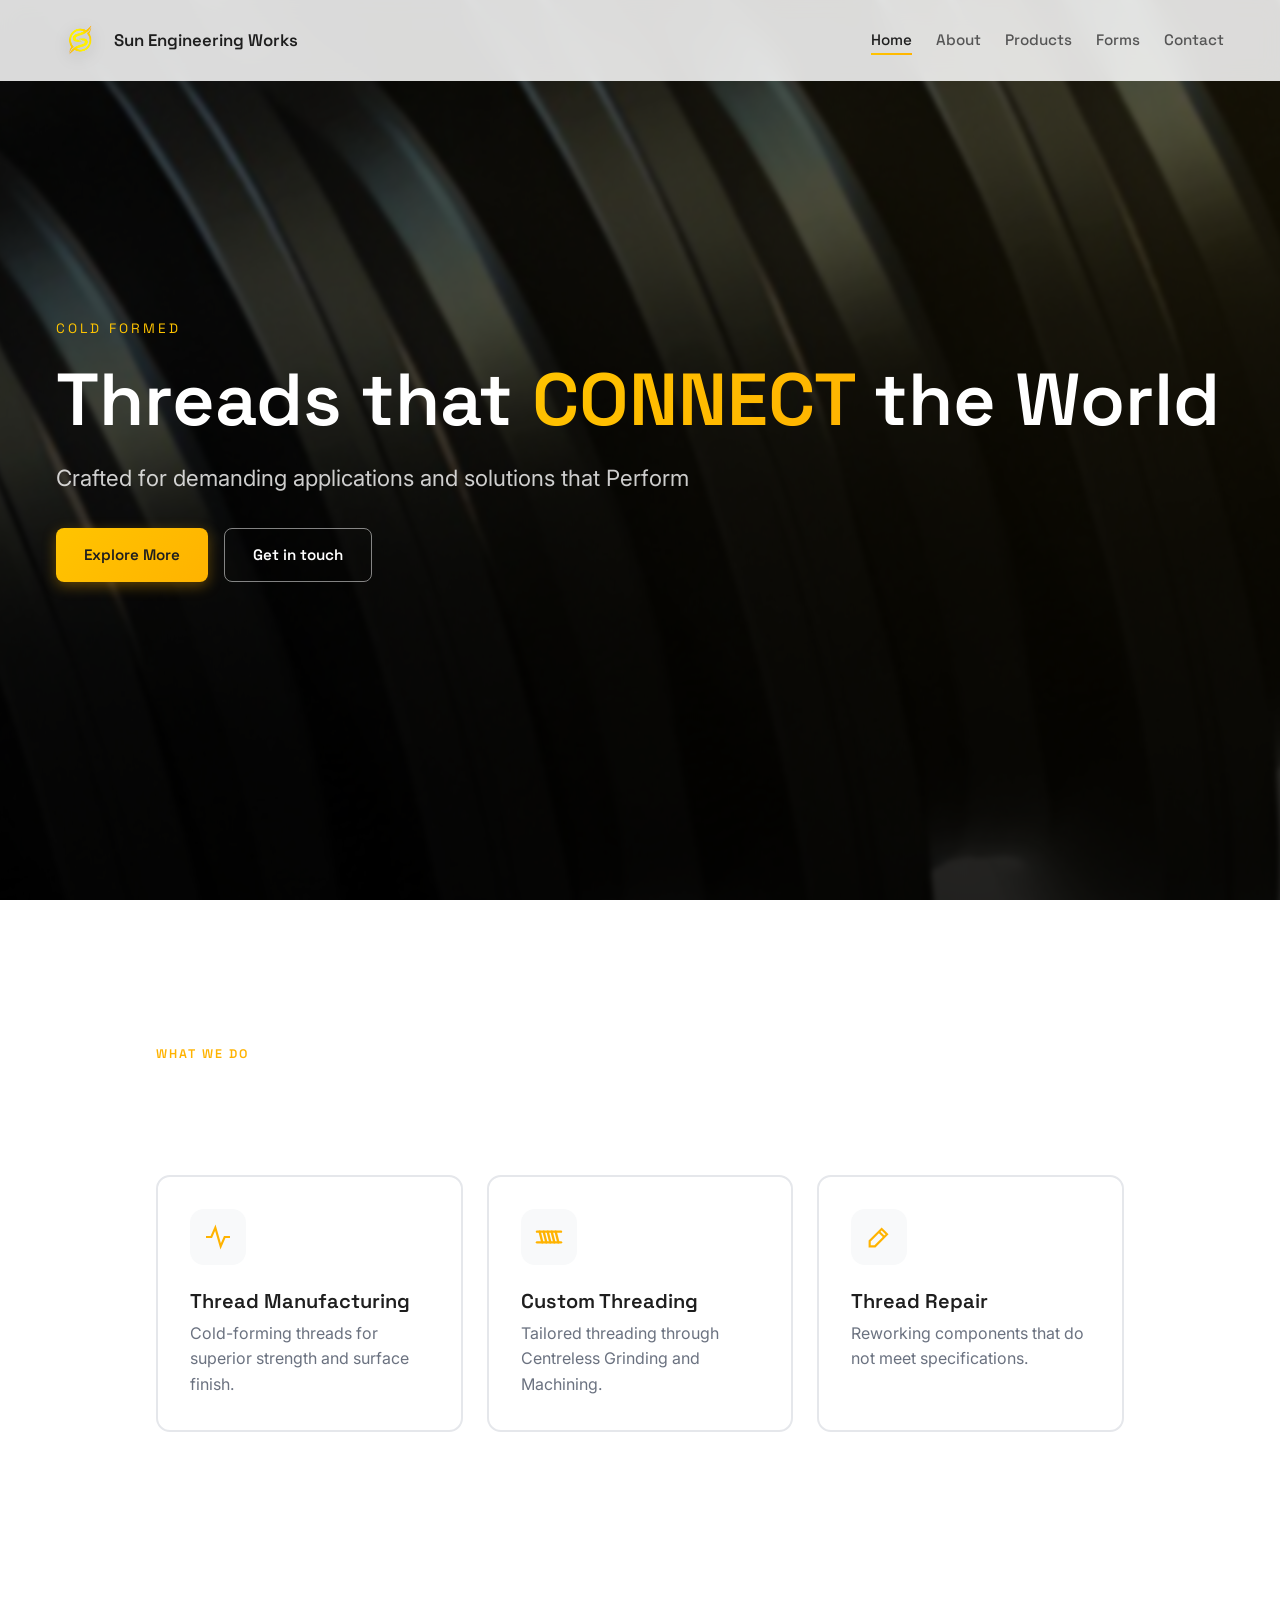
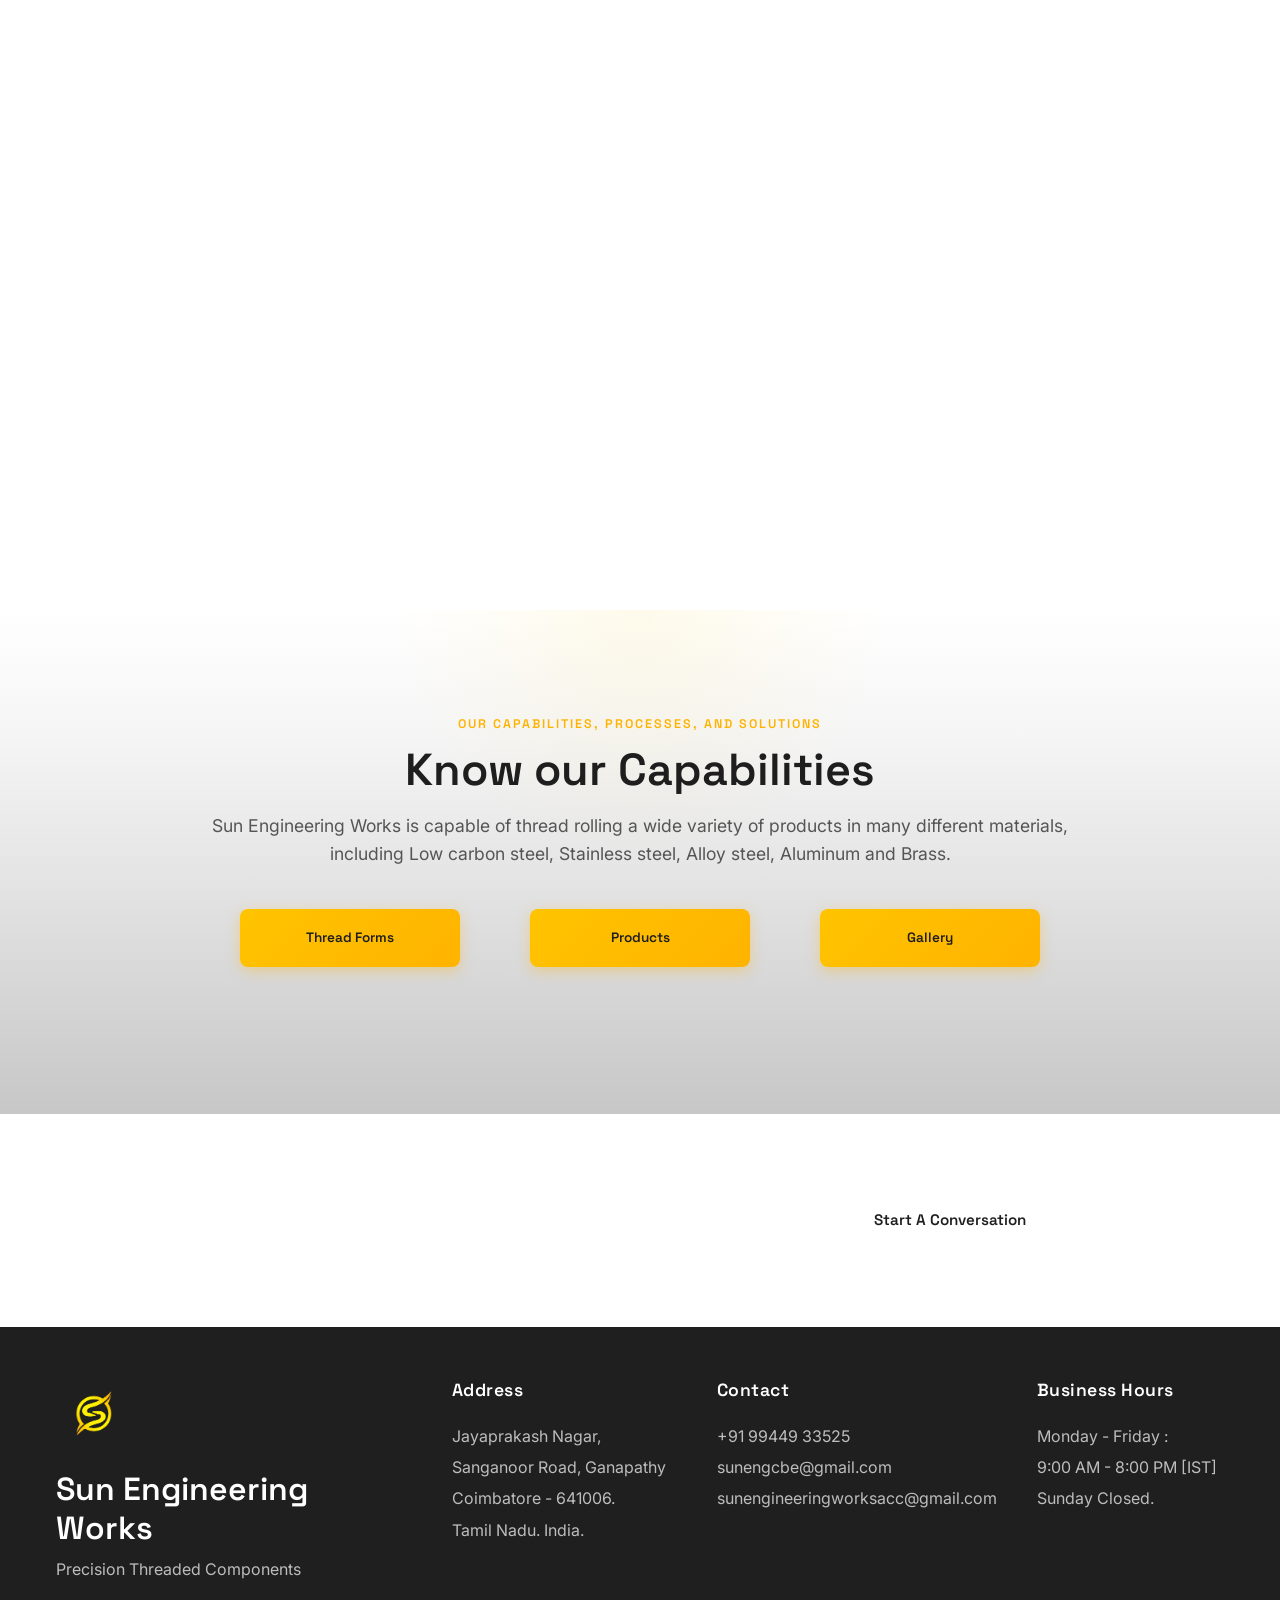
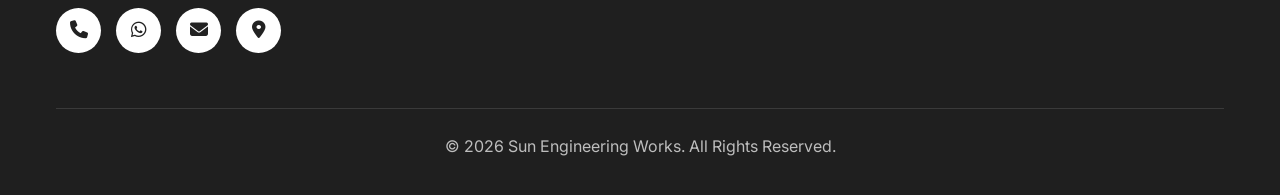
<file: index.html>
<!DOCTYPE html>
<html lang="en">
<head>
  <meta charset="UTF-8" />
  <meta name="viewport" content="width=device-width, initial-scale=1.0" />
  <title>Sun Engineering Works | Threads that CONNECT the World</title>
  <link rel="stylesheet"
      href="https://cdnjs.cloudflare.com/ajax/libs/font-awesome/6.7.2/css/all.min.css">

  <!-- SEO META TAGS START -->
  <meta name="description" content="Sun Engineering Works - Thread rolling company manufacturing threaded bars, studs, bolts, and knurled components. Cold-forming threads for superior strength and surface finish." />
  <meta name="keywords" content="thread rolling, threaded bars, studs, bolts, knurled components, thread manufacturing, Coimbatore, India" />
  <meta name="author" content="Sun Engineering Works" />
  <meta name="robots" content="index, follow" />
  <!-- SEO META TAGS END -->

  <!-- OPEN GRAPH TAGS START -->
  <meta property="og:type" content="website" />
  <meta property="og:title" content="Sun Engineering Works | Threads that CONNECT the World" />
  <meta property="og:description" content="Crafted for demanding applications and solutions that Perform. Thread manufacturing, custom threading, and thread repair." />
  <meta property="og:url" content="https://www.sunengineeringworks.com" />
  <meta property="og:image" content="images/placeholder-og.jpg" />
  <!-- OPEN GRAPH TAGS END -->

  <!-- TWITTER CARD START -->
  <meta name="twitter:card" content="summary_large_image" />
  <meta name="twitter:title" content="Sun Engineering Works | Threads that CONNECT the World" />
  <meta name="twitter:description" content="Crafted for demanding applications and solutions that Perform." />
  <!-- TWITTER CARD END -->

  <!-- FONTS START -->
  <link rel="preconnect" href="https://fonts.googleapis.com" />
  <link rel="preconnect" href="https://fonts.gstatic.com" crossorigin />
  <link href="https://fonts.googleapis.com/css2?family=Space+Grotesk:wght@400;500;600;700&family=Inter:wght@300;400;500;600;700&display=swap" rel="stylesheet" />
  <!-- FONTS END -->

  <!-- STYLESHEETS START -->
  <link rel="stylesheet" href="css/style.css" />
  <link rel="stylesheet" href="css/responsive.css" />
  <!-- STYLESHEETS END -->

  <!-- SCHEMA MARKUP START -->
  <script type="application/ld+json">
  {
    "@context": "https://schema.org",
    "@type": "Organization",
    "name": "Sun Engineering Works",
    "description": "Thread rolling company manufacturing threaded bars, studs, bolts, and knurled components.",
    "url": "https://www.sunengineeringworks.com",
    "telephone": ["9944933525", "9952717445"],
    "email": "suengcbe@gmail.com",
    "address": {
      "@type": "PostalAddress",
      "streetAddress": "Jayaprakash Nagar, 3rd Street extn., Sanganoor Road, Ganapathy",
      "addressLocality": "Coimbatore",
      "postalCode": "641006",
      "addressRegion": "Tamil Nadu",
      "addressCountry": "IN"
    }
  }
  </script>
  <!-- SCHEMA MARKUP END -->
</head>
<body>

  <!-- PAGE LOADER START -->
  <div id="loader" class="loader">
    <div class="loader-bar"></div>
  </div>
  <!-- PAGE LOADER END -->

  <!-- HEADER / NAVIGATION START -->
  <header id="header" class="header">
    <nav class="nav container">
      <!-- LOGO START -->
      <a href="index.html" class="logo" aria-label="Sun Engineering Works home">
      <img src="images/logorb.png" alt="Sun Engineering Works Logo" class="logo-mark">
      <span class="logo-text">Sun Engineering Works</span>
      </a>
      <!-- LOGO END -->

      <!-- NAV LINKS START -->
      <ul class="nav-links" id="navLinks">
        <li><a href="index.html" class="nav-link active">Home</a></li>
        <li><a href="about.html" class="nav-link">About</a></li>
        <li><a href="products.html" class="nav-link">Products</a></li>
        <li><a href="forms.html" class="nav-link">Forms</a></li>
        <li><a href="contact.html" class="nav-link">Contact</a></li>
      </ul>
      <!-- NAV LINKS END -->

      <!-- MOBILE MENU TOGGLE START -->
      <button class="menu-toggle" id="menuToggle" aria-label="Toggle menu" aria-expanded="false">
        <span></span><span></span><span></span>
      </button>
      <!-- MOBILE MENU TOGGLE END -->
    </nav>
  </header>
  <!-- HEADER / NAVIGATION END -->

  <!-- MAIN CONTENT START -->
  <main>

    <!-- HERO SECTION START -->
    <section id="home" class="hero">
      <div class="hero-overlay"></div>
      
      <div class="container hero-content">
        <p class="hero-eyebrow reveal">Cold Formed</p>
        <h1 class="hero-title reveal">Threads that <span class="accent">CONNECT</span> the World</h1>
        <p class="hero-subtitle reveal">Crafted for demanding applications and solutions that Perform</p>
        <div class="hero-actions reveal">
          <a href="products.html" class="btn btn-primary">Explore More</a>
          <a href="contact.html" class="btn btn-ghost">Get in touch</a>
        </div>
      </div>
      <div class="hero-scroll reveal" aria-hidden="true">
        <span class="scroll-line"></span>
      </div>
    </section>
    <!-- HERO SECTION END -->

    <!-- SERVICES SECTION START -->
    <section id="services" class="section-services">
      <div class="container">
        <div class="section-head reveal">
          <span class="section-tag">What We Do</span>
          <h2 class="section-title1">Services We Offer</h2>
        </div>
        <div class="services-grid">
          <!-- SERVICE CARD 1 START -->
          <article class="service-card reveal">
            <div class="service-icon">
              <svg viewBox="0 0 24 24" fill="none" stroke="currentColor" stroke-width="1.6"><path d="M3 12h4l3-7 4 14 3-7h4"/></svg>
            </div>
            <h3 class="service-name">Thread Manufacturing</h3>
            <p class="service-desc">Cold-forming threads for superior strength and surface finish.</p>
          </article>
          <!-- SERVICE CARD 1 END -->
          <!-- SERVICE CARD 2 START -->
          <article class="service-card reveal">
           <div class="service-icon">
              <svg
                  xmlns="http://www.w3.org/2000/svg"
                  viewBox="0 0 24 24"
                  fill="none"
                  stroke="currentColor"
                  stroke-width="1.8"
                  stroke-linecap="round"
                  stroke-linejoin="round">

                  <!-- Top and bottom edges -->
                  <path d="M3 8H21"/>
                  <path d="M3 16H21"/>

                  <!-- Thread ridges -->
                  <path d="M5 8L7 16"/>
                  <path d="M8 8L10 16"/>
                  <path d="M11 8L13 16"/>
                  <path d="M14 8L16 16"/>
                  <path d="M17 8L19 16"/>

              </svg>
            </div>
            <h3 class="service-name">Custom Threading</h3>
            <p class="service-desc">Tailored threading through Centreless Grinding and Machining.</p>
          </article>
          <!-- SERVICE CARD 2 END -->
          <!-- SERVICE CARD 3 START -->
          <article class="service-card reveal">
            <div class="service-icon">
              <svg viewBox="0 0 24 24" fill="none" stroke="currentColor" stroke-width="1.6"><path d="M14 6l4 4-9 9H5v-4l9-9z"/><path d="M12 8l4 4"/></svg>
            </div>
            <h3 class="service-name">Thread Repair</h3>
            <p class="service-desc">Reworking components that do not meet specifications.</p>
          </article>
          <!-- SERVICE CARD 3 END -->
        </div>
      </div>
    </section>
    <!-- SERVICES SECTION END -->

    <!-- ROLLED THREADS INFO SECTION START -->
    <section class="rolled-threads">
      <div class="container rolled-grid">
        <div class="rolled-text reveal">
          <span class="section-tag">Knowledge</span>
          <h2 class="section-title1">What Makes Rolled Threads Better?</h2>
          <div class="rolled-block">
            <h3 class="rolled-sub">Cut threads</h3>
            <p>are machined by removing material, disrupting the grain structure, which is ideal for large, custom, or brittle parts but produces weaker threads.</p>
          </div>
          <div class="rolled-block">
            <h3 class="rolled-sub">Rolled Threads</h3>
            <p>are created by cold-forming (pressing) material, making them stronger, more fatigue-resistant, and smoother due to continuous grain flow.</p>
          </div>
        </div>
        <div class="rolled-image reveal">
            <img src="images/betterrolled.png"
                alt="Rolled Threads"
                class="rolled-img">
        </div>
    </section>
    <!-- ROLLED THREADS INFO SECTION END -->

    <!-- CAPABILITIES SECTION START -->
    <section class="section-capabilities">
      <div class="container">
        <div class="section-head center reveal">
          <span class="section-tag">Our capabilities, processes, and solutions</span>

          <h2 class="section-title">Know our Capabilities</h2>

          <p class="capabilities-text">
              Sun Engineering Works is capable of thread rolling a wide variety of products in many different materials,
          </p>
          <p class="capabilities-text">
              including Low carbon steel, Stainless steel, Alloy steel, Aluminum and Brass.
          </p>

          <div class="capability-buttons">
             <a href="forms.html" class="btn btn-primary btn-sm">Thread Forms</a>
              <a href="products.html" class="btn btn-primary btn-sm">Products</a>
              <a href="gallery.html" class="btn btn-primary btn-sm">Gallery</a>
          </div>
      </div>
          
      </div>
    </section>
    <!-- CAPABILITIES SECTION END -->

    <!-- CTA BANNER START -->
    <section class="cta-banner">
      <div class="container cta-content reveal">
        <h2 class="cta-title">Ask for a Quote!</h2>

        <a href="contact.html" class="btn btn-light">
          Start A Conversation
        </a>
      </div>
    </section>
    <!-- CTA BANNER END -->

  </main>
  <!-- MAIN CONTENT END -->

  <!-- FOOTER START -->
  <footer class="footer">
  <div class="container">

    <div class="footer-grid">

      <!-- Brand -->
      <div class="footer-brand">
        <img src="images/logorb.png" alt="Sun Engineering Works Logo" class="footer-logo">

        <h3>Sun Engineering Works</h3>

        <p class="footer-tagline">
          Precision Threaded Components
        </p>

        <div class="footer-social">
          <a href="tel:+919876543210"><i class="fas fa-phone"></i></a>
          <a href="https://wa.me/919876543210" target="_blank"><i class="fab fa-whatsapp"></i></a>
          <a href="mailto:info@sunengineeringworks.com"><i class="fas fa-envelope"></i></a>
          <a href="https://maps.google.com" target="_blank"><i class="fas fa-map-marker-alt"></i></a>
        </div>
      </div>

      <!-- Address -->
      <div class="footer-column">
        <h4>Address</Address></h4>

        <p>Jayaprakash Nagar,</p>
        <p>Sanganoor Road, Ganapathy</p>
        <p>Coimbatore - 641006.</p>
        <p>Tamil Nadu. India.</p>
      </div>

      <!-- Contact -->
      <div class="footer-column">
        <h4>Contact</h4>

        <p>+91 99449 33525</p>
        <p>sunengcbe@gmail.com</p>
        <p>sunengineeringworksacc@gmail.com</p>
      </div>

      <!-- Hours -->
      <div class="footer-column">
        <h4>Business Hours</h4>

        <p>Monday - Friday :</p>
        <p>9:00 AM - 8:00 PM [IST]</p>
        <p></p>
        <p>Sunday Closed.</p>
      </div>

    </div>

    <div class="footer-divider"></div>

    <div class="footer-bottom">
      <p class="footer-iso">
       <!--  ISO 9001:2015 Certified -->
      </p>

      <p>
        © 2026 Sun Engineering Works. All Rights Reserved.
      </p>
    </div>

  </div>
</footer>
  <!-- FOOTER END -->

  <!-- SCRIPTS START -->
  <script src="js/main.js"></script>
  <!-- SCRIPTS END -->
</body>
</html>
</file>
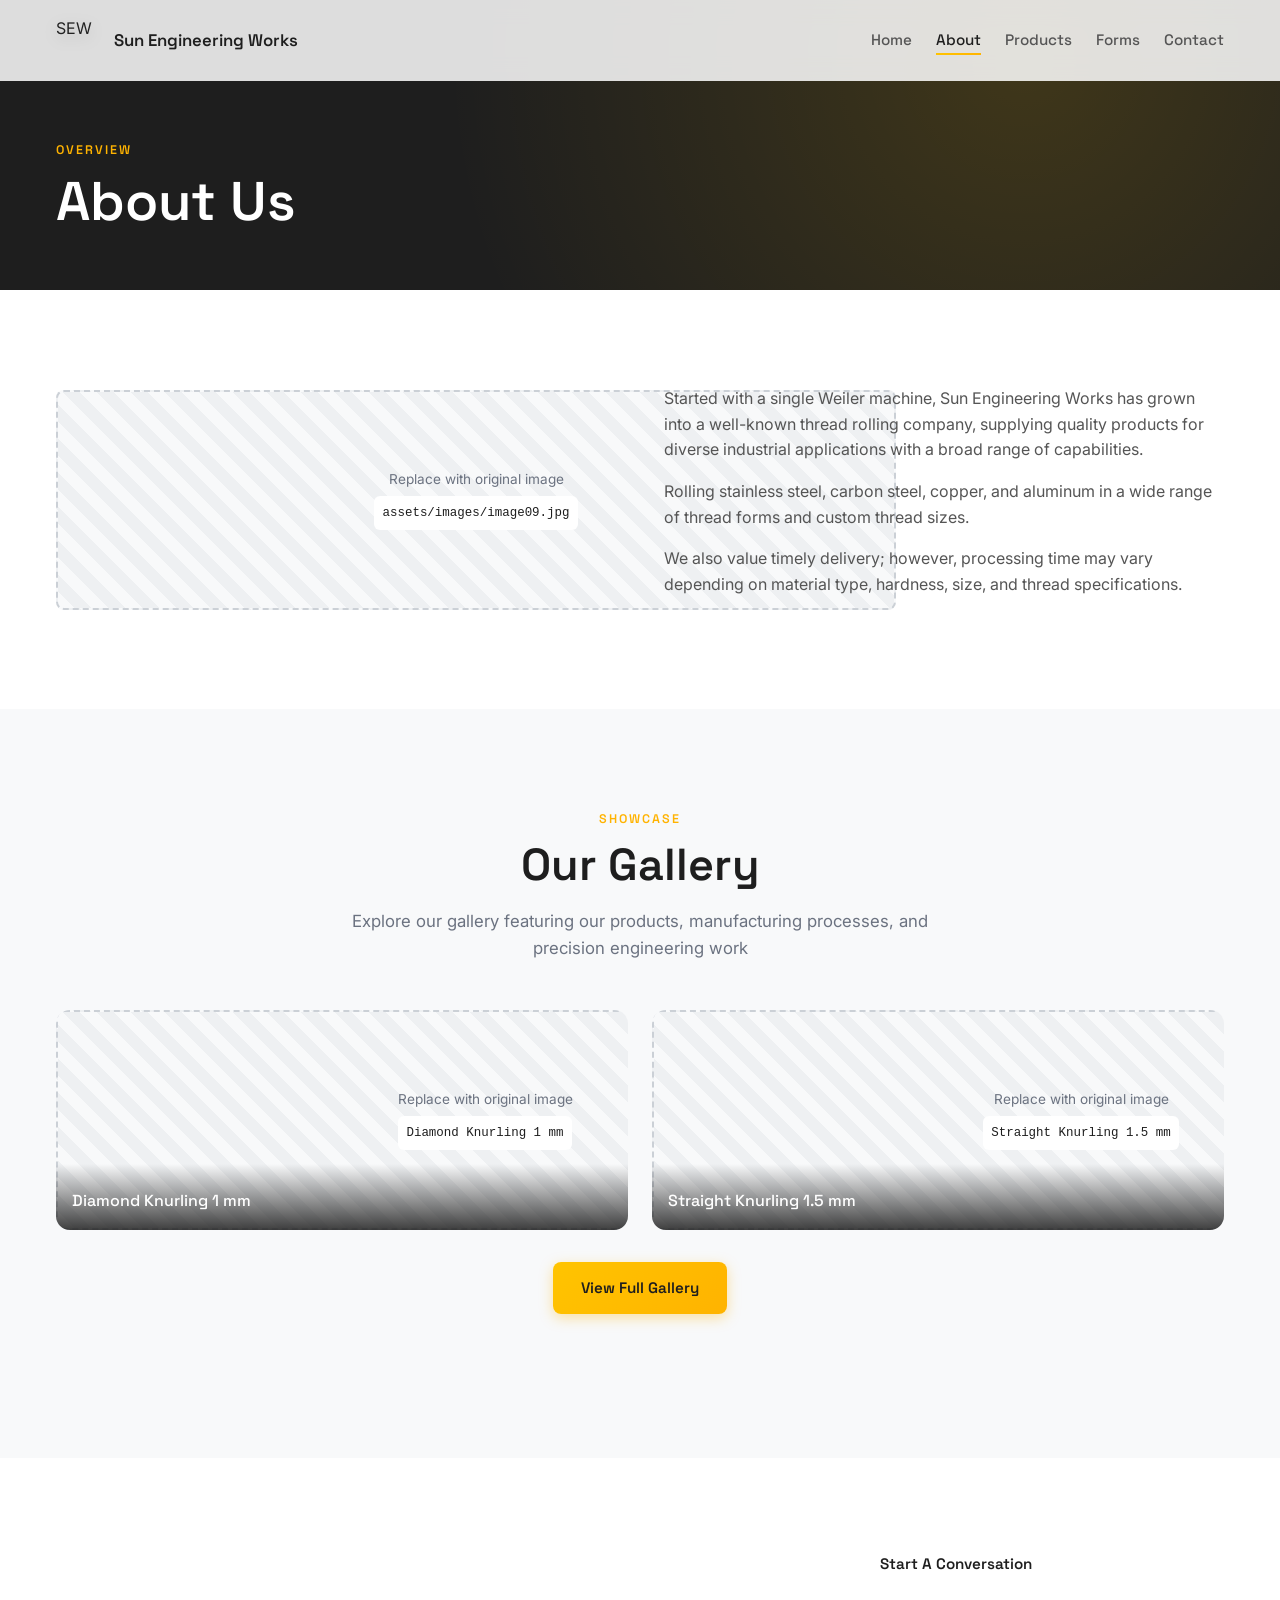
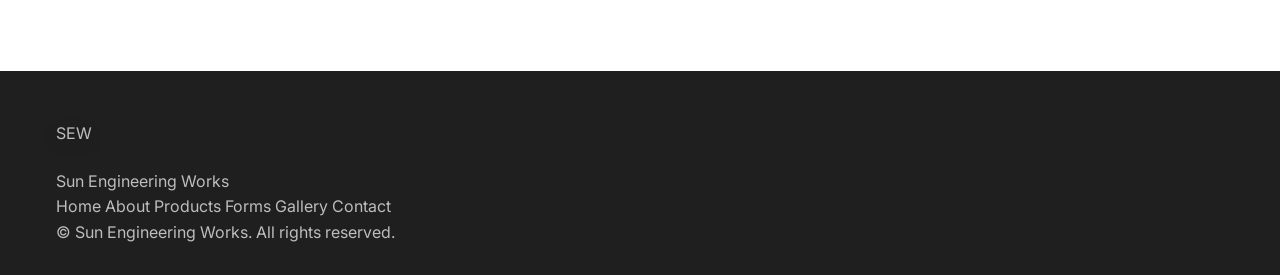
<file: about.html>
<!DOCTYPE html>
<html lang="en">
<head>
  <meta charset="UTF-8" />
  <meta name="viewport" content="width=device-width, initial-scale=1.0" />
  <title>About Us | Sun Engineering Works</title>

  <!-- SEO META TAGS START -->
  <meta name="description" content="Started with a single Weiler machine, Sun Engineering Works has grown into a well-known thread rolling company supplying quality products for diverse industrial applications." />
  <meta name="author" content="Sun Engineering Works" />
  <meta name="robots" content="index, follow" />
  <!-- SEO META TAGS END -->

  <!-- OPEN GRAPH TAGS START -->
  <meta property="og:type" content="website" />
  <meta property="og:title" content="About Us | Sun Engineering Works" />
  <meta property="og:description" content="A well-known thread rolling company supplying quality products for diverse industrial applications." />
  <!-- OPEN GRAPH TAGS END -->

  <!-- FONTS START -->
  <link rel="preconnect" href="https://fonts.googleapis.com" />
  <link rel="preconnect" href="https://fonts.gstatic.com" crossorigin />
  <link href="https://fonts.googleapis.com/css2?family=Space+Grotesk:wght@400;500;600;700&family=Inter:wght@300;400;500;600;700&display=swap" rel="stylesheet" />
  <!-- FONTS END -->

  <!-- STYLESHEETS START -->
  <link rel="stylesheet" href="css/style.css" />
  <link rel="stylesheet" href="css/responsive.css" />
  <!-- STYLESHEETS END -->
</head>
<body>

  <!-- PAGE LOADER START -->
  <div id="loader" class="loader">
    <div class="loader-bar"></div>
  </div>
  <!-- PAGE LOADER END -->

  <!-- HEADER / NAVIGATION START -->
  <header id="header" class="header">
    <nav class="nav container">
      <!-- LOGO START -->
      <a href="index.html" class="logo" aria-label="Sun Engineering Works home">
        <span class="logo-mark">SEW</span>
        <span class="logo-text">Sun Engineering Works</span>
      </a>
      <!-- LOGO END -->

      <!-- NAV LINKS START -->
      <ul class="nav-links" id="navLinks">
        <li><a href="index.html" class="nav-link">Home</a></li>
        <li><a href="about.html" class="nav-link active">About</a></li>
        <li><a href="products.html" class="nav-link">Products</a></li>
        <li><a href="forms.html" class="nav-link">Forms</a></li>
        <li><a href="contact.html" class="nav-link">Contact</a></li>
      </ul>
      <!-- NAV LINKS END -->

      <!-- MOBILE MENU TOGGLE START -->
      <button class="menu-toggle" id="menuToggle" aria-label="Toggle menu" aria-expanded="false">
        <span></span><span></span><span></span>
      </button>
      <!-- MOBILE MENU TOGGLE END -->
    </nav>
  </header>
  <!-- HEADER / NAVIGATION END -->

  <!-- MAIN CONTENT START -->
  <main>

    <!-- PAGE HEADER START -->
    <section class="page-header">
      <div class="container">
        <span class="section-tag reveal">Overview</span>
        <h1 class="page-title reveal">About Us</h1>
      </div>
    </section>
    <!-- PAGE HEADER END -->

    <!-- ABOUT SECTION START -->
    <section id="about" class="section about">
      <div class="container about-grid">
        <div class="about-image reveal">
          <!-- Replace with original image: assets/images/image09.jpg -->
          <div class="img-placeholder" role="img" aria-label="About us image placeholder">
            <span>Replace with original image<br /><code>assets/images/image09.jpg</code></span>
          </div>
        </div>
        <div class="about-text reveal">
          <p>Started with a single Weiler machine, Sun Engineering Works has grown into a well-known thread rolling company, supplying quality products for diverse industrial applications with a broad range of capabilities.</p>
          <p>Rolling stainless steel, carbon steel, copper, and aluminum in a wide range of thread forms and custom thread sizes.</p>
          <p>We also value timely delivery; however, processing time may vary depending on material type, hardness, size, and thread specifications.</p>
        </div>
      </div>
    </section>
    <!-- ABOUT SECTION END -->

    <!-- GALLERY SECTION START -->
    <section id="gallery" class="section gallery alt">
      <div class="container">
        <div class="section-head center reveal">
          <span class="section-tag">Showcase</span>
          <h2 class="section-title">Our Gallery</h2>
          <p class="section-intro">Explore our gallery featuring our products, manufacturing processes, and precision engineering work</p>
        </div>
        <div class="gallery-grid">
          <!-- GALLERY ITEM 1 START -->
          <figure class="gallery-item reveal">
            <!-- Replace with original image: Diamond Knurling 1 mm -->
            <div class="img-placeholder" role="img" aria-label="Diamond Knurling 1 mm placeholder">
              <span>Replace with original image<br /><code>Diamond Knurling 1 mm</code></span>
            </div>
            <figcaption>Diamond Knurling 1 mm</figcaption>
          </figure>
          <!-- GALLERY ITEM 1 END -->
          <!-- GALLERY ITEM 2 START -->
          <figure class="gallery-item reveal">
            <!-- Replace with original image: Straight Knurling 1.5 mm -->
            <div class="img-placeholder" role="img" aria-label="Straight Knurling 1.5 mm placeholder">
              <span>Replace with original image<br /><code>Straight Knurling 1.5 mm</code></span>
            </div>
            <figcaption>Straight Knurling 1.5 mm</figcaption>
          </figure>
          <!-- GALLERY ITEM 2 END -->
        </div>
        <!-- GALLERY NAV BUTTON START -->
        <div class="section-head center reveal" style="margin-top: var(--space-4);">
          <a href="gallery.html" class="btn btn-primary">View Full Gallery</a>
        </div>
        <!-- GALLERY NAV BUTTON END -->
      </div>
    </section>
    <!-- GALLERY SECTION END -->

    <!-- CTA BANNER START -->
    <section class="cta-banner">
      <div class="container cta-content reveal">
        <h2 class="cta-title">Ask for a Quote !</h2>
        <a href="contact.html" class="btn btn-light">Start A Conversation</a>
      </div>
    </section>
    <!-- CTA BANNER END -->

  </main>
  <!-- MAIN CONTENT END -->

  <!-- FOOTER START -->
  <footer class="footer">
    <div class="container footer-inner">
      <div class="footer-brand">
        <span class="logo-mark">SEW</span>
        <span class="footer-name">Sun Engineering Works</span>
      </div>
      <nav class="footer-nav" aria-label="Footer navigation">
        <a href="index.html">Home</a>
        <a href="about.html">About</a>
        <a href="products.html">Products</a>
        <a href="forms.html">Forms</a>
        <a href="gallery.html">Gallery</a>
        <a href="contact.html">Contact</a>
      </nav>
      <p class="footer-copy">&copy; Sun Engineering Works. All rights reserved.</p>
    </div>
  </footer>
  <!-- FOOTER END -->

  <!-- SCRIPTS START -->
  <script src="js/main.js"></script>
  <!-- SCRIPTS END -->
</body>
</html>
</file>
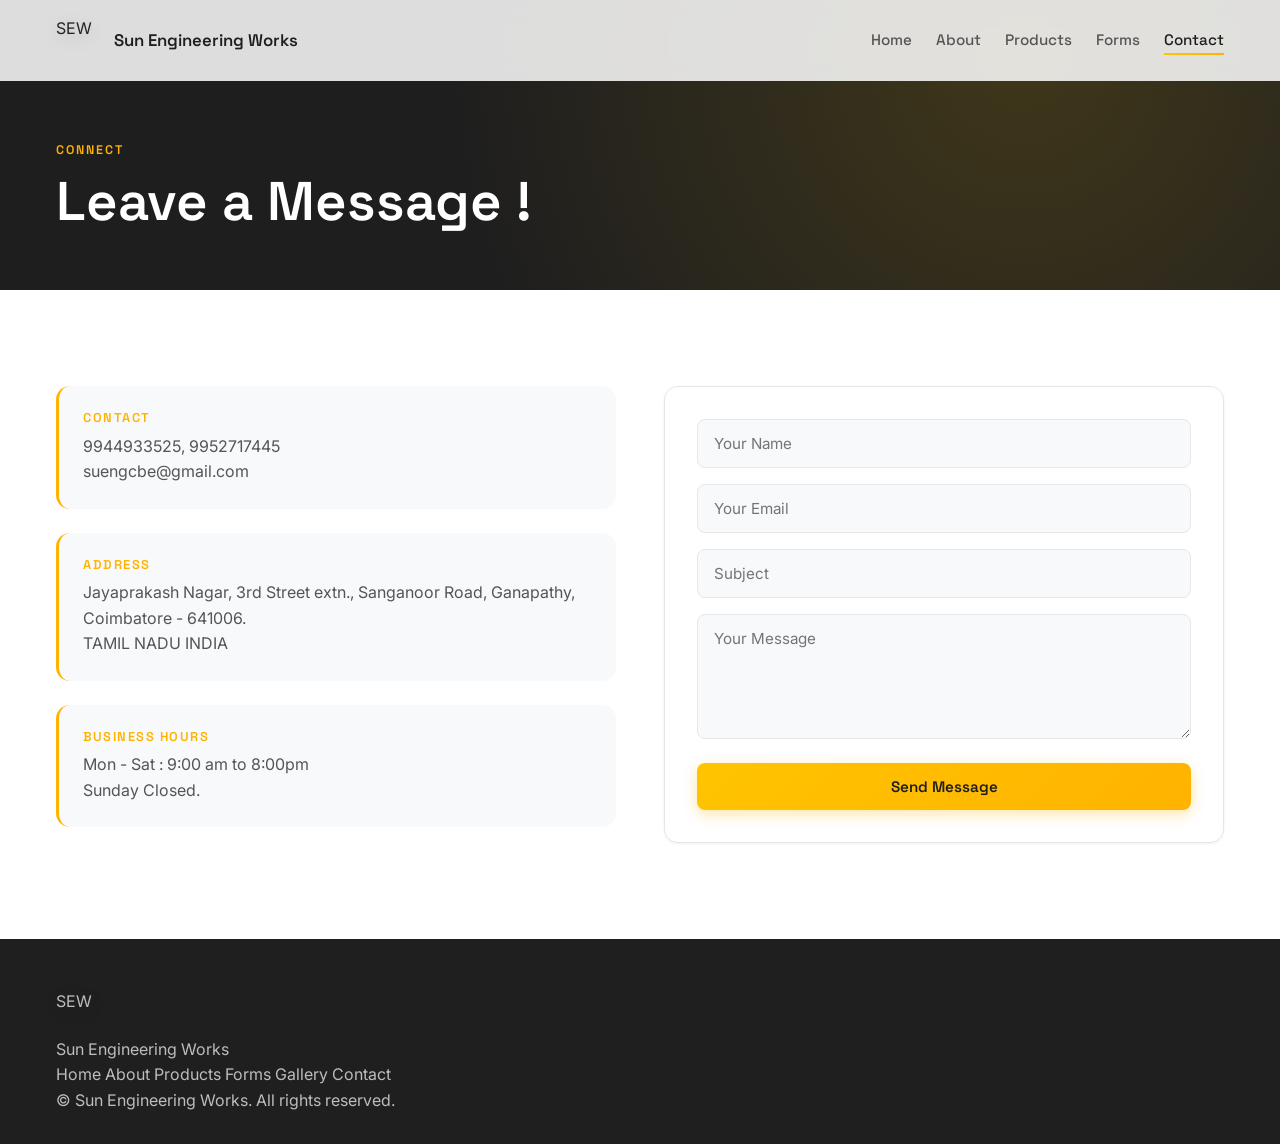
<file: contact.html>
<!DOCTYPE html>
<html lang="en">
<head>
  <meta charset="UTF-8" />
  <meta name="viewport" content="width=device-width, initial-scale=1.0" />
  <title>Contact | Sun Engineering Works</title>

  <!-- SEO META TAGS START -->
  <meta name="description" content="Contact Sun Engineering Works — Jayaprakash Nagar, 3rd Street extn., Sanganoor Road, Ganapathy, Coimbatore - 641006. Phone: 9944933525, 9952717445." />
  <meta name="author" content="Sun Engineering Works" />
  <meta name="robots" content="index, follow" />
  <!-- SEO META TAGS END -->

  <!-- OPEN GRAPH TAGS START -->
  <meta property="og:type" content="website" />
  <meta property="og:title" content="Contact | Sun Engineering Works" />
  <meta property="og:description" content="Get in touch with Sun Engineering Works for thread rolling services." />
  <!-- OPEN GRAPH TAGS END -->

  <!-- FONTS START -->
  <link rel="preconnect" href="https://fonts.googleapis.com" />
  <link rel="preconnect" href="https://fonts.gstatic.com" crossorigin />
  <link href="https://fonts.googleapis.com/css2?family=Space+Grotesk:wght@400;500;600;700&family=Inter:wght@300;400;500;600;700&display=swap" rel="stylesheet" />
  <!-- FONTS END -->

  <!-- STYLESHEETS START -->
  <link rel="stylesheet" href="css/style.css" />
  <link rel="stylesheet" href="css/responsive.css" />
  <!-- STYLESHEETS END -->

  <!-- SCHEMA MARKUP START -->
  <script type="application/ld+json">
  {
    "@context": "https://schema.org",
    "@type": "Organization",
    "name": "Sun Engineering Works",
    "telephone": ["9944933525", "9952717445"],
    "email": "suengcbe@gmail.com",
    "address": {
      "@type": "PostalAddress",
      "streetAddress": "Jayaprakash Nagar, 3rd Street extn., Sanganoor Road, Ganapathy",
      "addressLocality": "Coimbatore",
      "postalCode": "641006",
      "addressRegion": "Tamil Nadu",
      "addressCountry": "IN"
    }
  }
  </script>
  <!-- SCHEMA MARKUP END -->
</head>
<body>

  <!-- PAGE LOADER START -->
  <div id="loader" class="loader">
    <div class="loader-bar"></div>
  </div>
  <!-- PAGE LOADER END -->

  <!-- HEADER / NAVIGATION START -->
  <header id="header" class="header">
    <nav class="nav container">
      <!-- LOGO START -->
      <a href="index.html" class="logo" aria-label="Sun Engineering Works home">
        <span class="logo-mark">SEW</span>
        <span class="logo-text">Sun Engineering Works</span>
      </a>
      <!-- LOGO END -->

      <!-- NAV LINKS START -->
      <ul class="nav-links" id="navLinks">
        <li><a href="index.html" class="nav-link">Home</a></li>
        <li><a href="about.html" class="nav-link">About</a></li>
        <li><a href="products.html" class="nav-link">Products</a></li>
        <li><a href="forms.html" class="nav-link">Forms</a></li>
        <li><a href="contact.html" class="nav-link active">Contact</a></li>
      </ul>
      <!-- NAV LINKS END -->

      <!-- MOBILE MENU TOGGLE START -->
      <button class="menu-toggle" id="menuToggle" aria-label="Toggle menu" aria-expanded="false">
        <span></span><span></span><span></span>
      </button>
      <!-- MOBILE MENU TOGGLE END -->
    </nav>
  </header>
  <!-- HEADER / NAVIGATION END -->

  <!-- MAIN CONTENT START -->
  <main>

    <!-- PAGE HEADER START -->
    <section class="page-header">
      <div class="container">
        <span class="section-tag reveal">Connect</span>
        <h1 class="page-title reveal">Leave a Message !</h1>
      </div>
    </section>
    <!-- PAGE HEADER END -->

    <!-- CONTACT SECTION START -->
    <section id="contact" class="section contact">
      <div class="container">
        <div class="contact-grid">
          <!-- CONTACT INFO START -->
          <div class="contact-info reveal">
            <div class="info-block">
              <h3 class="info-label">Contact</h3>
              <p class="info-value">
                <a href="tel:9944933525">9944933525</a>,
                <a href="tel:9952717445">9952717445</a><br />
                <a href="mailto:suengcbe@gmail.com">suengcbe@gmail.com</a>
              </p>
            </div>
            <div class="info-block">
              <h3 class="info-label">Address</h3>
              <p class="info-value">
                <a href="https://maps.app.goo.gl/ucJUfG3QHzWwEgbS9" target="_blank" rel="noopener">
                  Jayaprakash Nagar, 3rd Street extn., Sanganoor Road, Ganapathy, Coimbatore - 641006.<br />
                  TAMIL NADU INDIA
                </a>
              </p>
            </div>
            <div class="info-block">
              <h3 class="info-label">Business Hours</h3>
              <p class="info-value">Mon - Sat : 9:00 am to 8:00pm<br />Sunday Closed.</p>
            </div>
          </div>
          <!-- CONTACT INFO END -->

          <!-- CONTACT FORM START -->
          <form class="contact-form reveal" id="contactForm" novalidate>
            <div class="form-row">
              <input type="text" name="name" placeholder="Your Name" required />
            </div>
            <div class="form-row">
              <input type="email" name="email" placeholder="Your Email" required />
            </div>
            <div class="form-row">
              <input type="text" name="subject" placeholder="Subject" />
            </div>
            <div class="form-row">
              <textarea name="message" rows="5" placeholder="Your Message" required></textarea>
            </div>
            <button type="submit" class="btn btn-primary btn-block">Send Message</button>
            <p class="form-success" id="formSuccess" hidden>Thanks ! Your form has been submitted successfully, we will get back to you shortly. We appreciate your interest and look forward to connecting with you soon.</p>
          </form>
          <!-- CONTACT FORM END -->
        </div>
      </div>
    </section>
    <!-- CONTACT SECTION END -->

  </main>
  <!-- MAIN CONTENT END -->

  <!-- FOOTER START -->
  <footer class="footer">
    <div class="container footer-inner">
      <div class="footer-brand">
        <span class="logo-mark">SEW</span>
        <span class="footer-name">Sun Engineering Works</span>
      </div>
      <nav class="footer-nav" aria-label="Footer navigation">
        <a href="index.html">Home</a>
        <a href="about.html">About</a>
        <a href="products.html">Products</a>
        <a href="forms.html">Forms</a>
        <a href="gallery.html">Gallery</a>
        <a href="contact.html">Contact</a>
      </nav>
      <p class="footer-copy">&copy; Sun Engineering Works. All rights reserved.</p>
    </div>
  </footer>
  <!-- FOOTER END -->

  <!-- SCRIPTS START -->
  <script src="js/main.js"></script>
  <!-- SCRIPTS END -->
</body>
</html>
</file>
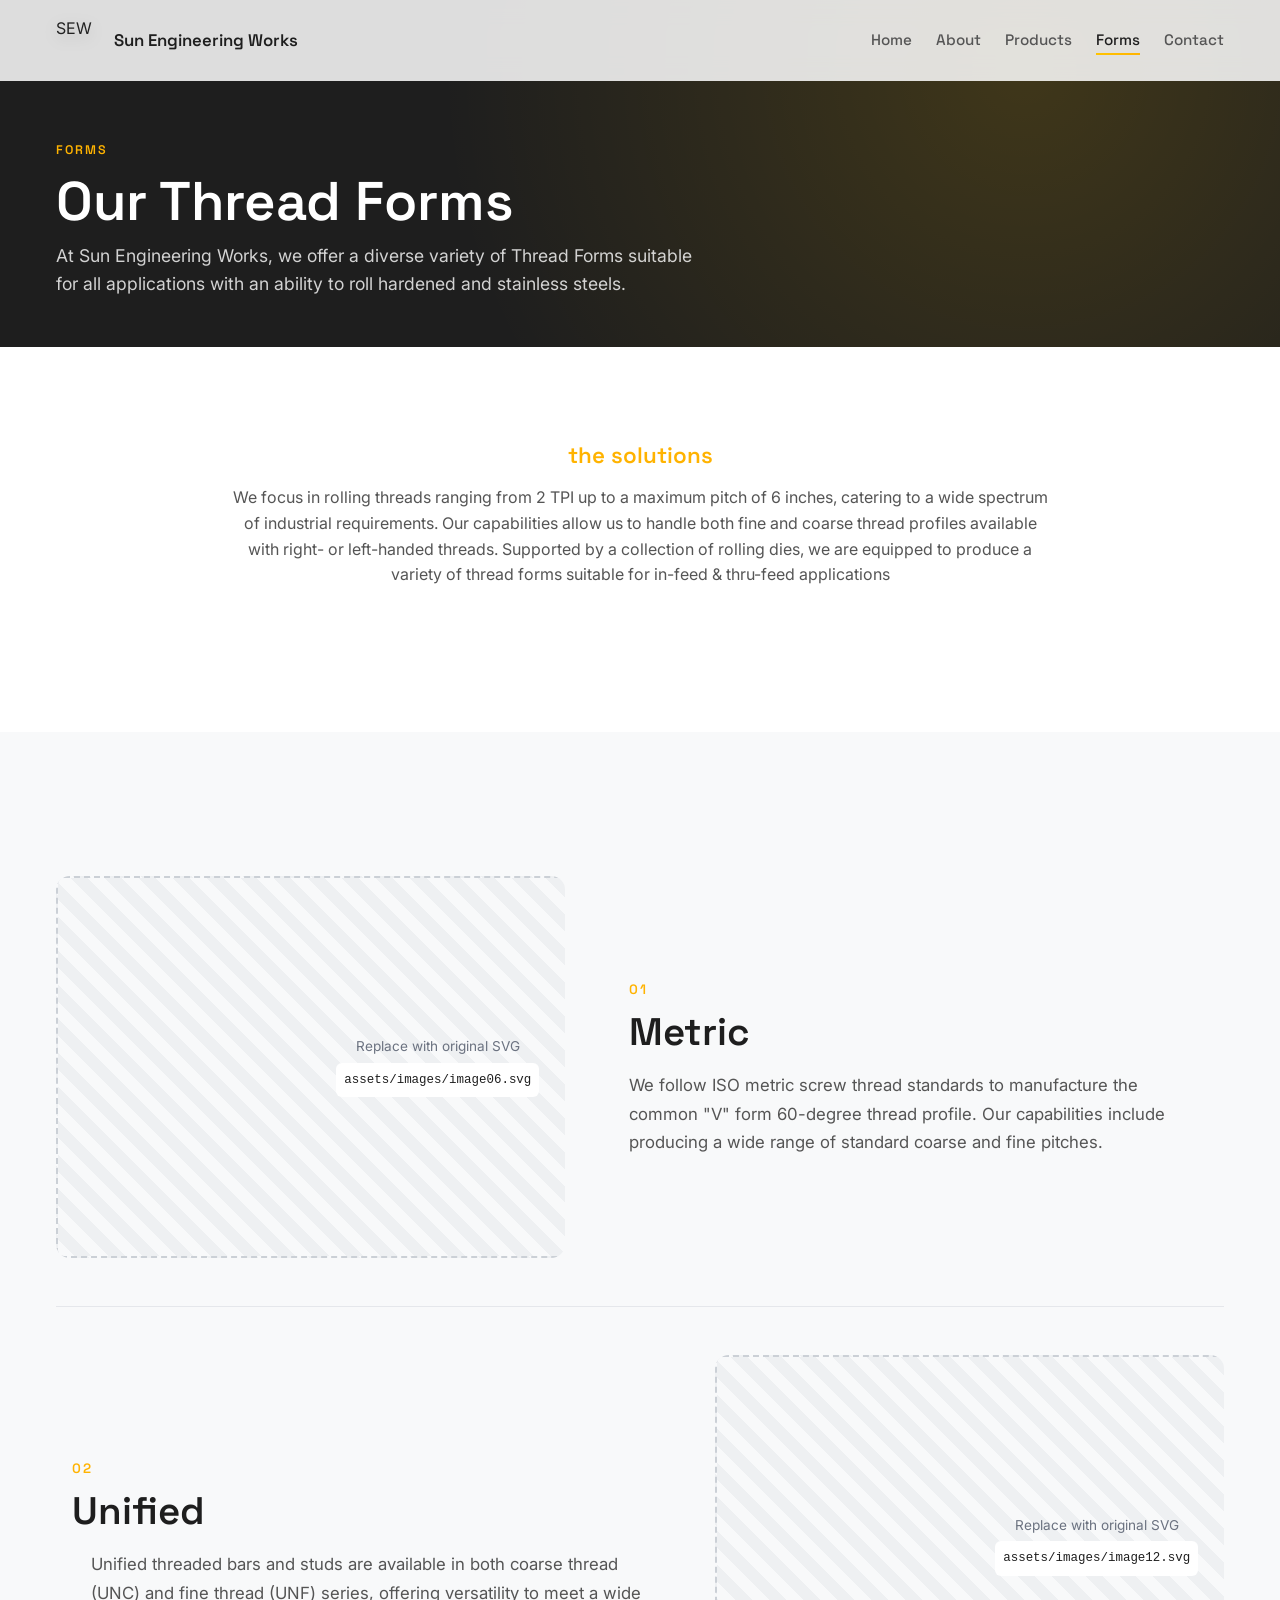
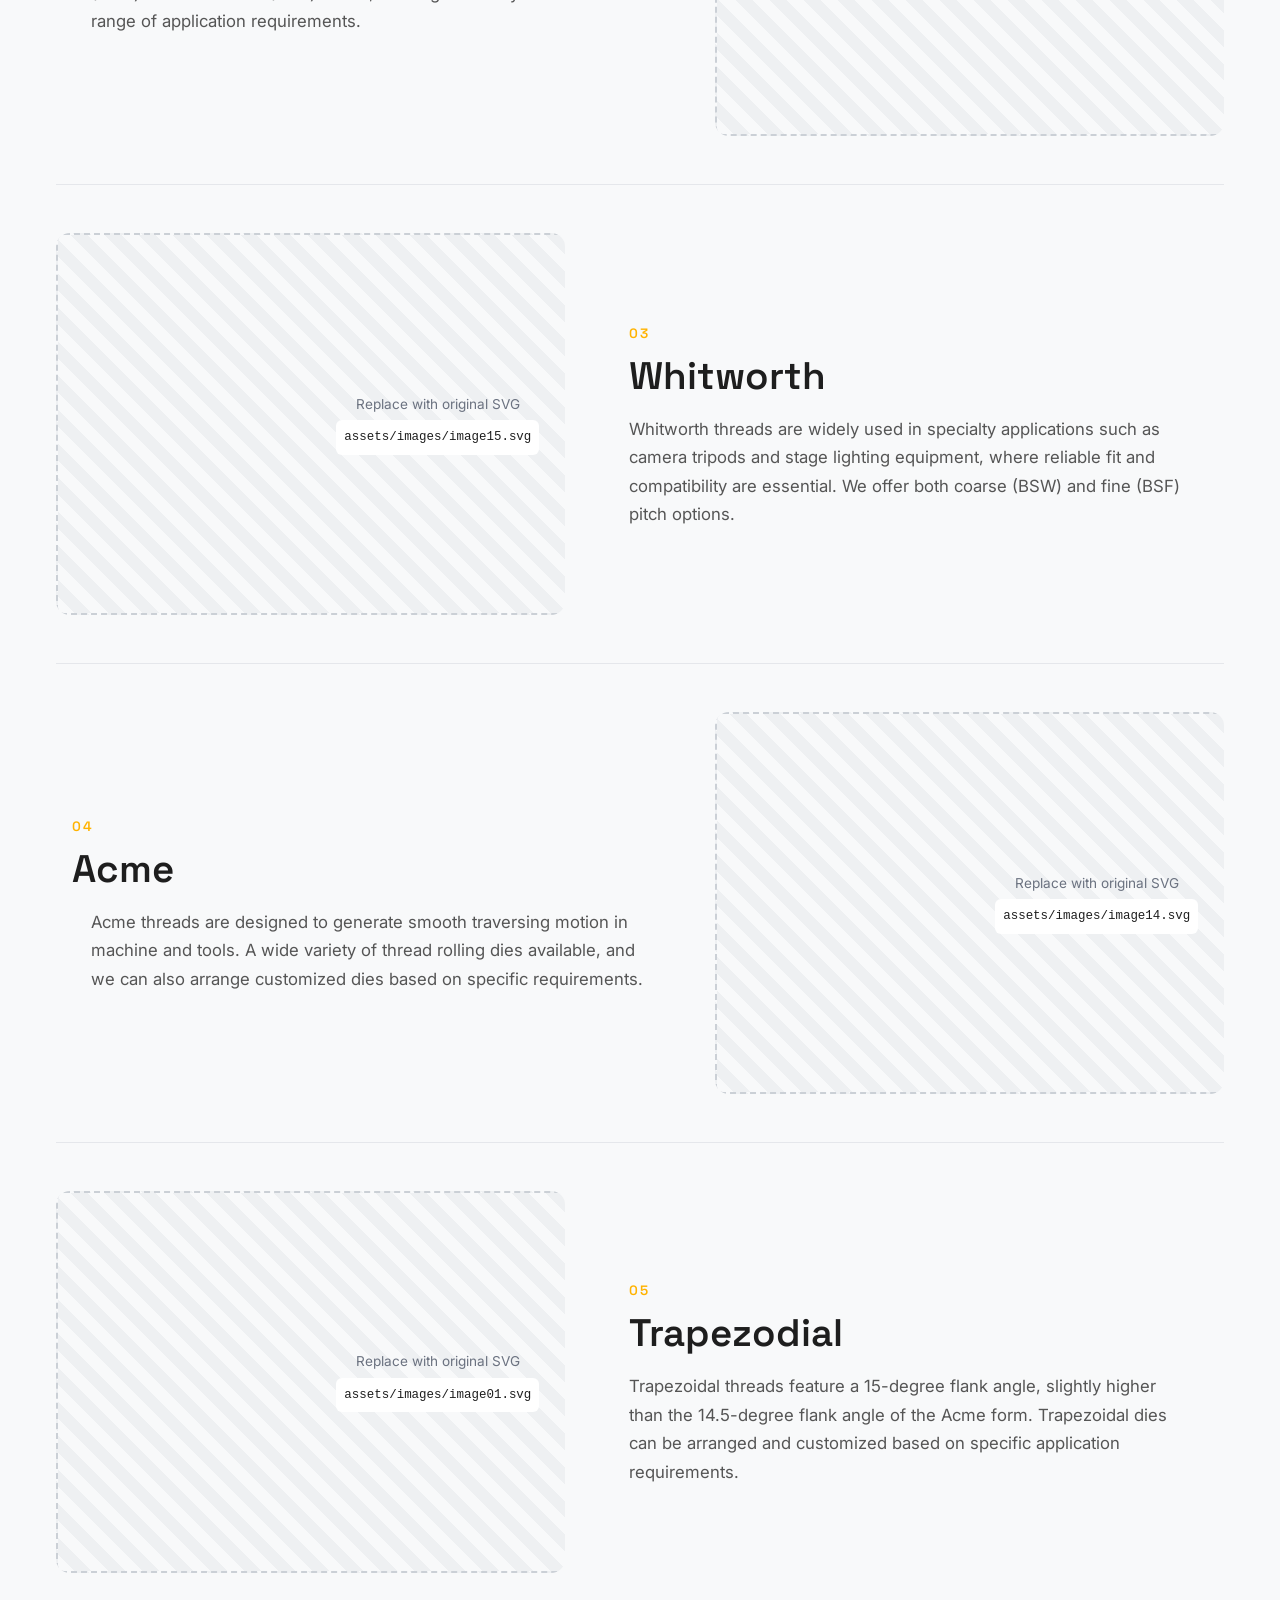
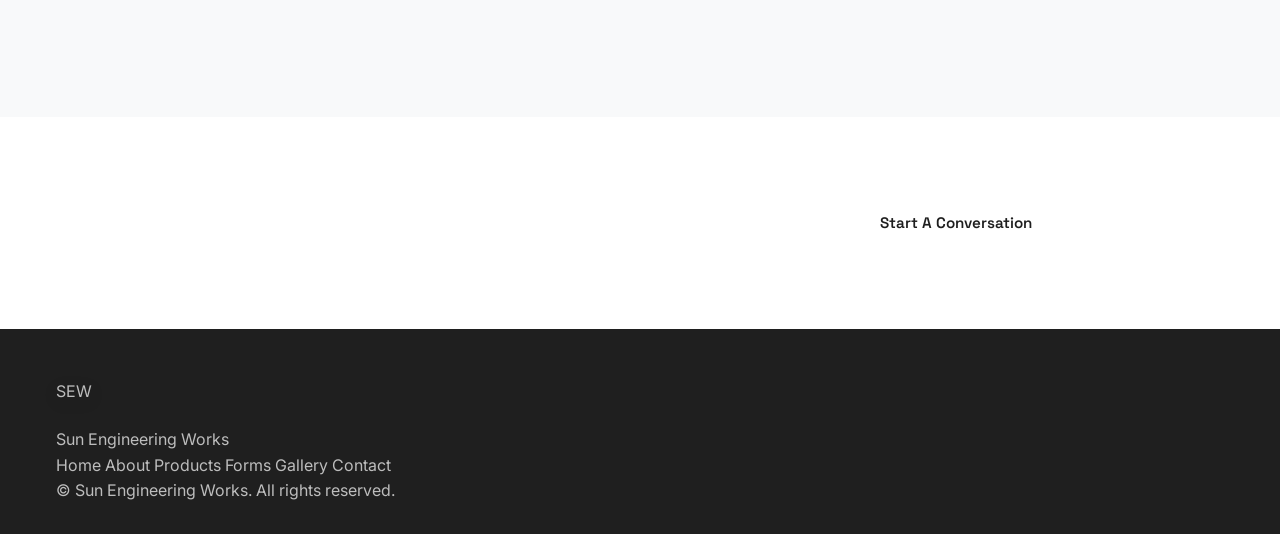
<file: forms.html>
<!DOCTYPE html>
<html lang="en">
<head>
  <meta charset="UTF-8" />
  <meta name="viewport" content="width=device-width, initial-scale=1.0" />
  <title>Thread Forms | Sun Engineering Works</title>

  <!-- SEO META TAGS START -->
  <meta name="description" content="Sun Engineering Works offers a diverse variety of Thread Forms: Metric, Unified, Whitworth, Acme, and Trapezoidal — suitable for all applications." />
  <meta name="author" content="Sun Engineering Works" />
  <meta name="robots" content="index, follow" />
  <!-- SEO META TAGS END -->

  <!-- OPEN GRAPH TAGS START -->
  <meta property="og:type" content="website" />
  <meta property="og:title" content="Thread Forms | Sun Engineering Works" />
  <meta property="og:description" content="A diverse variety of Thread Forms suitable for all applications." />
  <!-- OPEN GRAPH TAGS END -->

  <!-- FONTS START -->
  <link rel="preconnect" href="https://fonts.googleapis.com" />
  <link rel="preconnect" href="https://fonts.gstatic.com" crossorigin />
  <link href="https://fonts.googleapis.com/css2?family=Space+Grotesk:wght@400;500;600;700&family=Inter:wght@300;400;500;600;700&display=swap" rel="stylesheet" />
  <!-- FONTS END -->

  <!-- STYLESHEETS START -->
  <link rel="stylesheet" href="css/style.css" />
  <link rel="stylesheet" href="css/responsive.css" />
  <!-- STYLESHEETS END -->
</head>
<body>

  <!-- PAGE LOADER START -->
  <div id="loader" class="loader">
    <div class="loader-bar"></div>
  </div>
  <!-- PAGE LOADER END -->

  <!-- HEADER / NAVIGATION START -->
  <header id="header" class="header">
    <nav class="nav container">
      <!-- LOGO START -->
      <a href="index.html" class="logo" aria-label="Sun Engineering Works home">
        <span class="logo-mark">SEW</span>
        <span class="logo-text">Sun Engineering Works</span>
      </a>
      <!-- LOGO END -->

      <!-- NAV LINKS START -->
      <ul class="nav-links" id="navLinks">
        <li><a href="index.html" class="nav-link">Home</a></li>
        <li><a href="about.html" class="nav-link">About</a></li>
        <li><a href="products.html" class="nav-link">Products</a></li>
        <li><a href="forms.html" class="nav-link active">Forms</a></li>
        <li><a href="contact.html" class="nav-link">Contact</a></li>
      </ul>
      <!-- NAV LINKS END -->

      <!-- MOBILE MENU TOGGLE START -->
      <button class="menu-toggle" id="menuToggle" aria-label="Toggle menu" aria-expanded="false">
        <span></span><span></span><span></span>
      </button>
      <!-- MOBILE MENU TOGGLE END -->
    </nav>
  </header>
  <!-- HEADER / NAVIGATION END -->

  <!-- MAIN CONTENT START -->
  <main>

    <!-- PAGE HEADER START -->
    <section class="page-header">
      <div class="container">
        <span class="section-tag reveal">Forms</span>
        <h1 class="page-title reveal">Our Thread Forms</h1>
        <p class="page-intro reveal">At Sun Engineering Works, we offer a diverse variety of Thread Forms suitable for all applications with an ability to roll hardened and stainless steels.</p>
      </div>
    </section>
    <!-- PAGE HEADER END -->

    <!-- THREAD FORMS INTRO START -->
    <section class="section">
      <div class="container">
        <div class="forms-intro reveal">
          <h2 class="forms-heading">the Solutions</h2>
          <p>We focus in rolling threads ranging from 2 TPI up to a maximum pitch of 6 inches, catering to a wide spectrum of industrial requirements. Our capabilities allow us to handle both fine and coarse thread profiles available with right- or left-handed threads. Supported by a collection of rolling dies, we are equipped to produce a variety of thread forms suitable for in-feed &amp; thru-feed applications</p>
        </div>
      </div>
    </section>
    <!-- THREAD FORMS INTRO END -->

    <!-- THREAD FORMS DETAILED LIST START -->
    <section class="section alt">
      <div class="container">

        <!-- FORM ITEM: METRIC START -->
        <article class="detail-item reveal">
          <div class="detail-media">
            <!-- Replace with original SVG: assets/images/image06.svg -->
            <div class="img-placeholder" role="img" aria-label="Metric thread diagram placeholder">
              <span>Replace with original SVG<br /><code>assets/images/image06.svg</code></span>
            </div>
          </div>
          <div class="detail-body">
            <span class="detail-index">01</span>
            <h2 class="detail-title">Metric</h2>
            <p class="detail-desc">We follow ISO metric screw thread standards to manufacture the common "V" form 60-degree thread profile. Our capabilities include producing a wide range of standard coarse and fine pitches.</p>
          </div>
        </article>
        <!-- FORM ITEM: METRIC END -->

        <!-- FORM ITEM: UNIFIED START -->
        <article class="detail-item reverse reveal">
          <div class="detail-media">
            <!-- Replace with original SVG: assets/images/image12.svg -->
            <div class="img-placeholder" role="img" aria-label="Unified thread diagram placeholder">
              <span>Replace with original SVG<br /><code>assets/images/image12.svg</code></span>
            </div>
          </div>
          <div class="detail-body">
            <span class="detail-index">02</span>
            <h2 class="detail-title">Unified</h2>
            <p class="detail-desc">Unified threaded bars and studs are available in both coarse thread (UNC) and fine thread (UNF) series, offering versatility to meet a wide range of application requirements.</p>
          </div>
        </article>
        <!-- FORM ITEM: UNIFIED END -->

        <!-- FORM ITEM: WHITWORTH START -->
        <article class="detail-item reveal">
          <div class="detail-media">
            <!-- Replace with original SVG: assets/images/image15.svg -->
            <div class="img-placeholder" role="img" aria-label="Whitworth thread diagram placeholder">
              <span>Replace with original SVG<br /><code>assets/images/image15.svg</code></span>
            </div>
          </div>
          <div class="detail-body">
            <span class="detail-index">03</span>
            <h2 class="detail-title">Whitworth</h2>
            <p class="detail-desc">Whitworth threads are widely used in specialty applications such as camera tripods and stage lighting equipment, where reliable fit and compatibility are essential. We offer both coarse (BSW) and fine (BSF) pitch options.</p>
          </div>
        </article>
        <!-- FORM ITEM: WHITWORTH END -->

        <!-- FORM ITEM: ACME START -->
        <article class="detail-item reverse reveal">
          <div class="detail-media">
            <!-- Replace with original SVG: assets/images/image14.svg -->
            <div class="img-placeholder" role="img" aria-label="Acme thread diagram placeholder">
              <span>Replace with original SVG<br /><code>assets/images/image14.svg</code></span>
            </div>
          </div>
          <div class="detail-body">
            <span class="detail-index">04</span>
            <h2 class="detail-title">Acme</h2>
            <p class="detail-desc">Acme threads are designed to generate smooth traversing motion in machine and tools. A wide variety of thread rolling dies available, and we can also arrange customized dies based on specific requirements.</p>
          </div>
        </article>
        <!-- FORM ITEM: ACME END -->

        <!-- FORM ITEM: TRAPEZOIDAL START -->
        <article class="detail-item reveal">
          <div class="detail-media">
            <!-- Replace with original SVG: assets/images/image01.svg -->
            <div class="img-placeholder" role="img" aria-label="Trapezoidal thread diagram placeholder">
              <span>Replace with original SVG<br /><code>assets/images/image01.svg</code></span>
            </div>
          </div>
          <div class="detail-body">
            <span class="detail-index">05</span>
            <h2 class="detail-title">Trapezodial</h2>
            <p class="detail-desc">Trapezoidal threads feature a 15-degree flank angle, slightly higher than the 14.5-degree flank angle of the Acme form. Trapezoidal dies can be arranged and customized based on specific application requirements.</p>
          </div>
        </article>
        <!-- FORM ITEM: TRAPEZOIDAL END -->

      </div>
    </section>
    <!-- THREAD FORMS DETAILED LIST END -->

    <!-- CTA BANNER START -->
    <section class="cta-banner">
      <div class="container cta-content reveal">
        <h2 class="cta-title">Ask for a Quote !</h2>
        <a href="contact.html" class="btn btn-light">Start A Conversation</a>
      </div>
    </section>
    <!-- CTA BANNER END -->

  </main>
  <!-- MAIN CONTENT END -->

  <!-- FOOTER START -->
  <footer class="footer">
    <div class="container footer-inner">
      <div class="footer-brand">
        <span class="logo-mark">SEW</span>
        <span class="footer-name">Sun Engineering Works</span>
      </div>
      <nav class="footer-nav" aria-label="Footer navigation">
        <a href="index.html">Home</a>
        <a href="about.html">About</a>
        <a href="products.html">Products</a>
        <a href="forms.html">Forms</a>
        <a href="gallery.html">Gallery</a>
        <a href="contact.html">Contact</a>
      </nav>
      <p class="footer-copy">&copy; Sun Engineering Works. All rights reserved.</p>
    </div>
  </footer>
  <!-- FOOTER END -->

  <!-- SCRIPTS START -->
  <script src="js/main.js"></script>
  <!-- SCRIPTS END -->
</body>
</html>
</file>
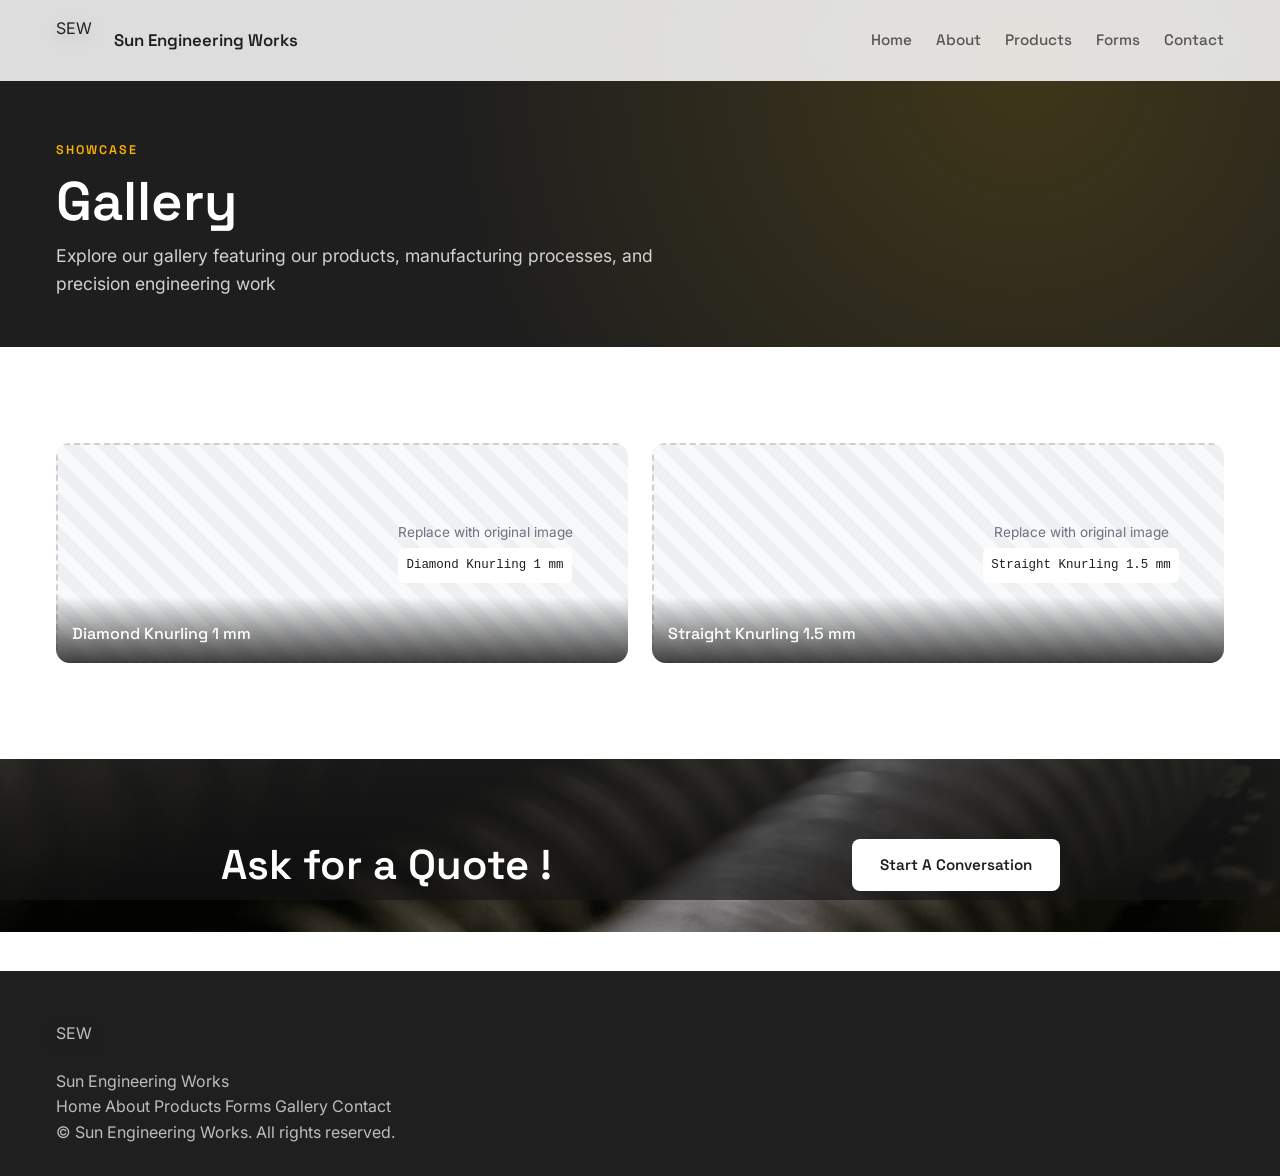
<file: gallery.html>
<!DOCTYPE html>
<html lang="en">
<head>
  <meta charset="UTF-8" />
  <meta name="viewport" content="width=device-width, initial-scale=1.0" />
  <title>Gallery | Sun Engineering Works</title>

  <!-- SEO META TAGS START -->
  <meta name="description" content="Explore our gallery featuring our products, manufacturing processes, and precision engineering work at Sun Engineering Works." />
  <meta name="author" content="Sun Engineering Works" />
  <meta name="robots" content="index, follow" />
  <!-- SEO META TAGS END -->

  <!-- OPEN GRAPH TAGS START -->
  <meta property="og:type" content="website" />
  <meta property="og:title" content="Gallery | Sun Engineering Works" />
  <meta property="og:description" content="Explore our gallery featuring our products, manufacturing processes, and precision engineering work." />
  <!-- OPEN GRAPH TAGS END -->

  <!-- FONTS START -->
  <link rel="preconnect" href="https://fonts.googleapis.com" />
  <link rel="preconnect" href="https://fonts.gstatic.com" crossorigin />
  <link href="https://fonts.googleapis.com/css2?family=Space+Grotesk:wght@400;500;600;700&family=Inter:wght@300;400;500;600;700&display=swap" rel="stylesheet" />
  <!-- FONTS END -->

  <!-- STYLESHEETS START -->
  <link rel="stylesheet" href="css/style.css" />
  <link rel="stylesheet" href="css/responsive.css" />
  <!-- STYLESHEETS END -->
</head>
<body>

  <!-- PAGE LOADER START -->
  <div id="loader" class="loader">
    <div class="loader-bar"></div>
  </div>
  <!-- PAGE LOADER END -->

  <!-- HEADER / NAVIGATION START -->
  <header id="header" class="header">
    <nav class="nav container">
      <!-- LOGO START -->
      <a href="index.html" class="logo" aria-label="Sun Engineering Works home">
        <span class="logo-mark">SEW</span>
        <span class="logo-text">Sun Engineering Works</span>
      </a>
      <!-- LOGO END -->

      <!-- NAV LINKS START -->
      <ul class="nav-links" id="navLinks">
        <li><a href="index.html" class="nav-link">Home</a></li>
        <li><a href="about.html" class="nav-link">About</a></li>
        <li><a href="products.html" class="nav-link">Products</a></li>
        <li><a href="forms.html" class="nav-link">Forms</a></li>
        <li><a href="contact.html" class="nav-link">Contact</a></li>
      </ul>
      <!-- NAV LINKS END -->

      <!-- MOBILE MENU TOGGLE START -->
      <button class="menu-toggle" id="menuToggle" aria-label="Toggle menu" aria-expanded="false">
        <span></span><span></span><span></span>
      </button>
      <!-- MOBILE MENU TOGGLE END -->
    </nav>
  </header>
  <!-- HEADER / NAVIGATION END -->

  <!-- MAIN CONTENT START -->
  <main>

    <!-- PAGE HEADER START -->
    <section class="page-header">
      <div class="container">
        <span class="section-tag reveal">Showcase</span>
        <h1 class="page-title reveal">Gallery</h1>
        <p class="page-intro reveal">Explore our gallery featuring our products, manufacturing processes, and precision engineering work</p>
      </div>
    </section>
    <!-- PAGE HEADER END -->

    <!-- GALLERY SECTION START -->
    <section id="gallery" class="section gallery">
      <div class="container">
        <div class="gallery-grid">
          <!-- GALLERY ITEM 1 START -->
          <figure class="gallery-item reveal">
            <!-- Replace with original image: Diamond Knurling 1 mm -->
            <div class="img-placeholder" role="img" aria-label="Diamond Knurling 1 mm placeholder">
              <span>Replace with original image<br /><code>Diamond Knurling 1 mm</code></span>
            </div>
            <figcaption>Diamond Knurling 1 mm</figcaption>
          </figure>
          <!-- GALLERY ITEM 1 END -->
          <!-- GALLERY ITEM 2 START -->
          <figure class="gallery-item reveal">
            <!-- Replace with original image: Straight Knurling 1.5 mm -->
            <div class="img-placeholder" role="img" aria-label="Straight Knurling 1.5 mm placeholder">
              <span>Replace with original image<br /><code>Straight Knurling 1.5 mm</code></span>
            </div>
            <figcaption>Straight Knurling 1.5 mm</figcaption>
          </figure>
          <!-- GALLERY ITEM 2 END -->
        </div>
      </div>
    </section>
    <!-- GALLERY SECTION END -->

    <!-- CTA BANNER START -->
    <section class="cta-banner">
      <div class="container cta-content reveal">
        <h2 class="cta-title">Ask for a Quote !</h2>
        <a href="contact.html" class="btn btn-light">Start A Conversation</a>
      </div>
    </section>
    <!-- CTA BANNER END -->

  </main>
  <!-- MAIN CONTENT END -->

  <!-- FOOTER START -->
  <footer class="footer">
    <div class="container footer-inner">
      <div class="footer-brand">
        <span class="logo-mark">SEW</span>
        <span class="footer-name">Sun Engineering Works</span>
      </div>
      <nav class="footer-nav" aria-label="Footer navigation">
        <a href="index.html">Home</a>
        <a href="about.html">About</a>
        <a href="products.html">Products</a>
        <a href="forms.html">Forms</a>
        <a href="gallery.html">Gallery</a>
        <a href="contact.html">Contact</a>
      </nav>
      <p class="footer-copy">&copy; Sun Engineering Works. All rights reserved.</p>
    </div>
  </footer>
  <!-- FOOTER END -->

  <!-- SCRIPTS START -->
  <script src="js/main.js"></script>
  <!-- SCRIPTS END -->
</body>
</html>
</file>
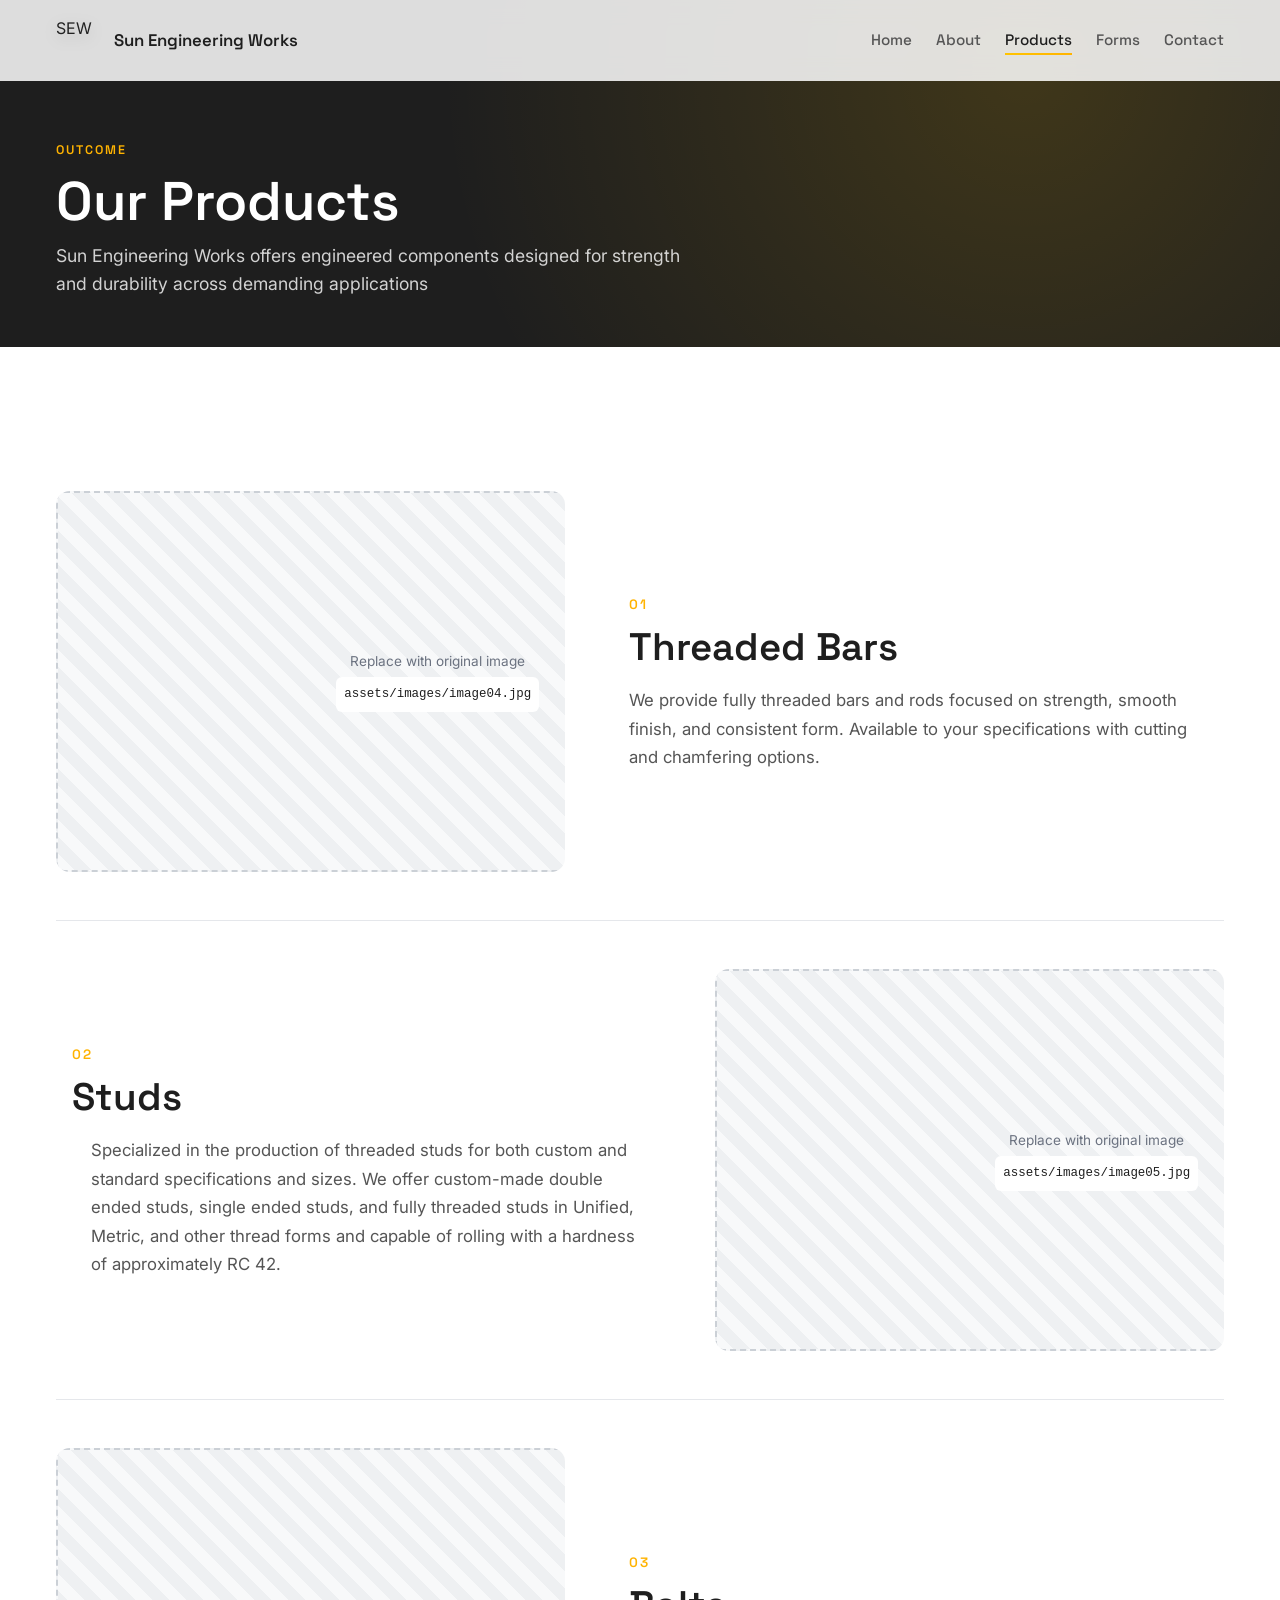
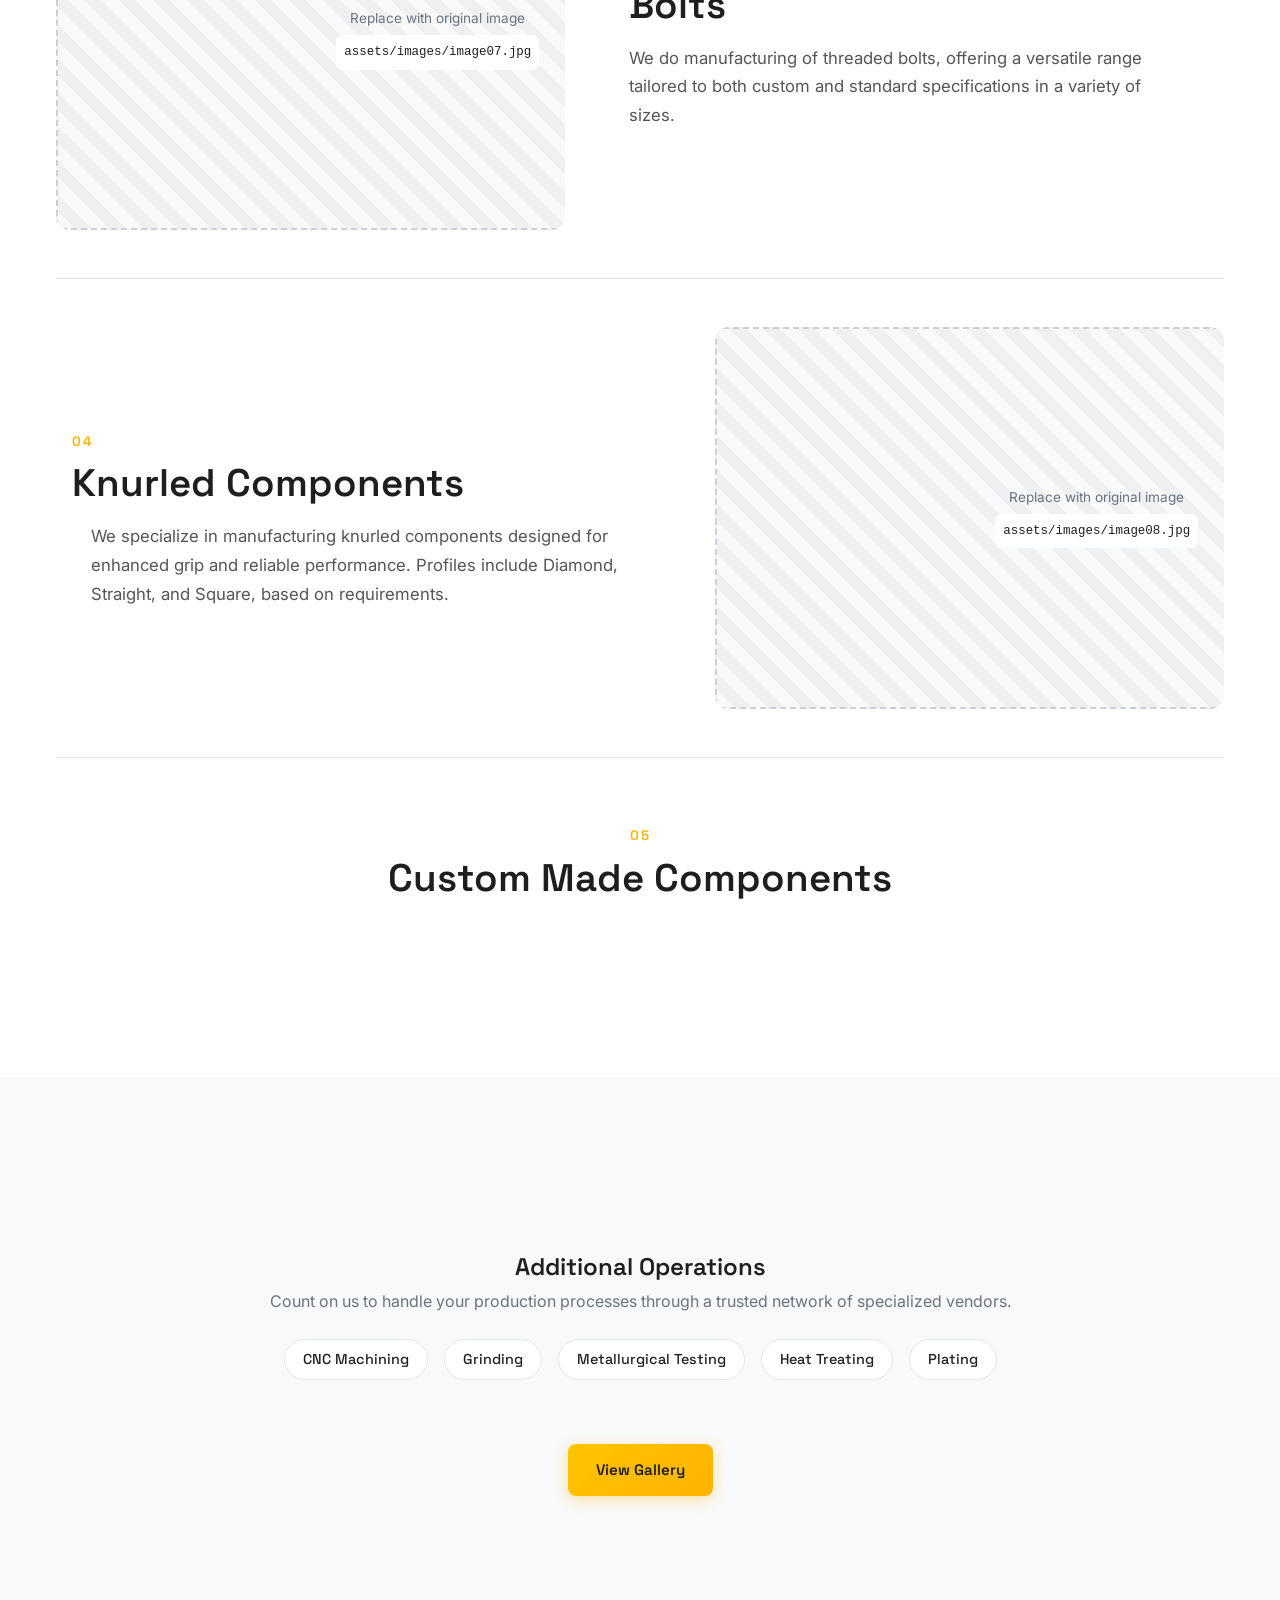
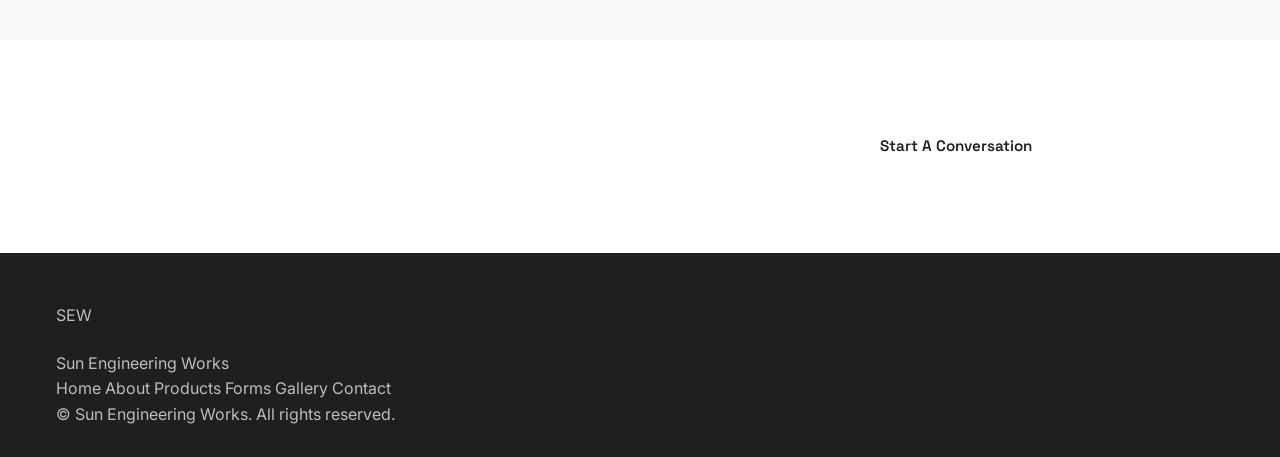
<file: products.html>
<!DOCTYPE html>
<html lang="en">
<head>
  <meta charset="UTF-8" />
  <meta name="viewport" content="width=device-width, initial-scale=1.0" />
  <title>Products | Sun Engineering Works</title>

  <!-- SEO META TAGS START -->
  <meta name="description" content="Sun Engineering Works offers engineered components designed for strength and durability: Threaded Bars, Studs, Bolts, Knurled Components, and Custom Made Components." />
  <meta name="author" content="Sun Engineering Works" />
  <meta name="robots" content="index, follow" />
  <!-- SEO META TAGS END -->

  <!-- OPEN GRAPH TAGS START -->
  <meta property="og:type" content="website" />
  <meta property="og:title" content="Products | Sun Engineering Works" />
  <meta property="og:description" content="Engineered components designed for strength and durability across demanding applications." />
  <!-- OPEN GRAPH TAGS END -->

  <!-- FONTS START -->
  <link rel="preconnect" href="https://fonts.googleapis.com" />
  <link rel="preconnect" href="https://fonts.gstatic.com" crossorigin />
  <link href="https://fonts.googleapis.com/css2?family=Space+Grotesk:wght@400;500;600;700&family=Inter:wght@300;400;500;600;700&display=swap" rel="stylesheet" />
  <!-- FONTS END -->

  <!-- STYLESHEETS START -->
  <link rel="stylesheet" href="css/style.css" />
  <link rel="stylesheet" href="css/responsive.css" />
  <!-- STYLESHEETS END -->
</head>
<body>

  <!-- PAGE LOADER START -->
  <div id="loader" class="loader">
    <div class="loader-bar"></div>
  </div>
  <!-- PAGE LOADER END -->

  <!-- HEADER / NAVIGATION START -->
  <header id="header" class="header">
    <nav class="nav container">
      <!-- LOGO START -->
      <a href="index.html" class="logo" aria-label="Sun Engineering Works home">
        <span class="logo-mark">SEW</span>
        <span class="logo-text">Sun Engineering Works</span>
      </a>
      <!-- LOGO END -->

      <!-- NAV LINKS START -->
      <ul class="nav-links" id="navLinks">
        <li><a href="index.html" class="nav-link">Home</a></li>
        <li><a href="about.html" class="nav-link">About</a></li>
        <li><a href="products.html" class="nav-link active">Products</a></li>
        <li><a href="forms.html" class="nav-link">Forms</a></li>
        <li><a href="contact.html" class="nav-link">Contact</a></li>
      </ul>
      <!-- NAV LINKS END -->

      <!-- MOBILE MENU TOGGLE START -->
      <button class="menu-toggle" id="menuToggle" aria-label="Toggle menu" aria-expanded="false">
        <span></span><span></span><span></span>
      </button>
      <!-- MOBILE MENU TOGGLE END -->
    </nav>
  </header>
  <!-- HEADER / NAVIGATION END -->

  <!-- MAIN CONTENT START -->
  <main>

    <!-- PAGE HEADER START -->
    <section class="page-header">
      <div class="container">
        <span class="section-tag reveal">Outcome</span>
        <h1 class="page-title reveal">Our Products</h1>
        <p class="page-intro reveal">Sun Engineering Works offers engineered components designed for strength and durability across demanding applications</p>
      </div>
    </section>
    <!-- PAGE HEADER END -->

    <!-- PRODUCTS DETAILED LIST START -->
    <section class="section">
      <div class="container">

        <!-- PRODUCT ITEM: THREADED BARS START -->
        <article class="detail-item reveal">
          <div class="detail-media">
            <!-- Replace with original image: assets/images/image04.jpg -->
            <div class="img-placeholder" role="img" aria-label="Threaded bars image placeholder">
              <span>Replace with original image<br /><code>assets/images/image04.jpg</code></span>
            </div>
          </div>
          <div class="detail-body">
            <span class="detail-index">01</span>
            <h2 class="detail-title">Threaded Bars</h2>
            <p class="detail-desc">We provide fully threaded bars and rods focused on strength, smooth finish, and consistent form. Available to your specifications with cutting and chamfering options.</p>
          </div>
        </article>
        <!-- PRODUCT ITEM: THREADED BARS END -->

        <!-- PRODUCT ITEM: STUDS START -->
        <article class="detail-item reverse reveal">
          <div class="detail-media">
            <!-- Replace with original image: assets/images/image05.jpg -->
            <div class="img-placeholder" role="img" aria-label="Studs image placeholder">
              <span>Replace with original image<br /><code>assets/images/image05.jpg</code></span>
            </div>
          </div>
          <div class="detail-body">
            <span class="detail-index">02</span>
            <h2 class="detail-title">Studs</h2>
            <p class="detail-desc">Specialized in the production of threaded studs for both custom and standard specifications and sizes. We offer custom-made double ended studs, single ended studs, and fully threaded studs in Unified, Metric, and other thread forms and capable of rolling with a hardness of approximately RC 42.</p>
          </div>
        </article>
        <!-- PRODUCT ITEM: STUDS END -->

        <!-- PRODUCT ITEM: BOLTS START -->
        <article class="detail-item reveal">
          <div class="detail-media">
            <!-- Replace with original image: assets/images/image07.jpg -->
            <div class="img-placeholder" role="img" aria-label="Bolts image placeholder">
              <span>Replace with original image<br /><code>assets/images/image07.jpg</code></span>
            </div>
          </div>
          <div class="detail-body">
            <span class="detail-index">03</span>
            <h2 class="detail-title">Bolts</h2>
            <p class="detail-desc">We do manufacturing of threaded bolts, offering a versatile range tailored to both custom and standard specifications in a variety of sizes.</p>
          </div>
        </article>
        <!-- PRODUCT ITEM: BOLTS END -->

        <!-- PRODUCT ITEM: KNURLED COMPONENTS START -->
        <article class="detail-item reverse reveal">
          <div class="detail-media">
            <!-- Replace with original image: assets/images/image08.jpg -->
            <div class="img-placeholder" role="img" aria-label="Knurled components image placeholder">
              <span>Replace with original image<br /><code>assets/images/image08.jpg</code></span>
            </div>
          </div>
          <div class="detail-body">
            <span class="detail-index">04</span>
            <h2 class="detail-title">Knurled Components</h2>
            <p class="detail-desc">We specialize in manufacturing knurled components designed for enhanced grip and reliable performance. Profiles include Diamond, Straight, and Square, based on requirements.</p>
          </div>
        </article>
        <!-- PRODUCT ITEM: KNURLED COMPONENTS END -->

        <!-- PRODUCT ITEM: CUSTOM MADE COMPONENTS START -->
        <article class="detail-item reveal">
          <div class="detail-body full">
            <span class="detail-index">05</span>
            <h2 class="detail-title">Custom Made Components</h2>
          </div>
        </article>
        <!-- PRODUCT ITEM: CUSTOM MADE COMPONENTS END -->

      </div>
    </section>
    <!-- PRODUCTS DETAILED LIST END -->

    <!-- ADDITIONAL OPERATIONS START -->
    <section class="section alt">
      <div class="container">
        <div class="additional-ops reveal">
          <h3 class="additional-title">Additional Operations</h3>
          <p class="additional-text">Count on us to handle your production processes through a trusted network of specialized vendors.</p>
          <ul class="additional-list">
            <li>CNC Machining</li>
            <li>Grinding</li>
            <li>Metallurgical Testing</li>
            <li>Heat Treating</li>
            <li>Plating</li>
          </ul>
        </div>
        <!-- GALLERY NAV BUTTON START -->
        <div class="section-head center reveal" style="margin-top: var(--space-4);">
          <a href="gallery.html" class="btn btn-primary">View Gallery</a>
        </div>
        <!-- GALLERY NAV BUTTON END -->
      </div>
    </section>
    <!-- ADDITIONAL OPERATIONS END -->

    <!-- CTA BANNER START -->
    <section class="cta-banner">
      <div class="container cta-content reveal">
        <h2 class="cta-title">Ask for a Quote !</h2>
        <a href="contact.html" class="btn btn-light">Start A Conversation</a>
      </div>
    </section>
    <!-- CTA BANNER END -->

  </main>
  <!-- MAIN CONTENT END -->

  <!-- FOOTER START -->
  <footer class="footer">
    <div class="container footer-inner">
      <div class="footer-brand">
        <span class="logo-mark">SEW</span>
        <span class="footer-name">Sun Engineering Works</span>
      </div>
      <nav class="footer-nav" aria-label="Footer navigation">
        <a href="index.html">Home</a>
        <a href="about.html">About</a>
        <a href="products.html">Products</a>
        <a href="forms.html">Forms</a>
        <a href="gallery.html">Gallery</a>
        <a href="contact.html">Contact</a>
      </nav>
      <p class="footer-copy">&copy; Sun Engineering Works. All rights reserved.</p>
    </div>
  </footer>
  <!-- FOOTER END -->

  <!-- SCRIPTS START -->
  <script src="js/main.js"></script>
  <!-- SCRIPTS END -->
</body>
</html>
</file>
<file: css/style.css>
/* =========================================================
   SUN ENGINEERING WORKS — STYLESHEET
   ---------------------------------------------------------
   TABLE OF CONTENTS
   1.  Design Tokens (CSS Variables) — edit colors / fonts here
   2.  Base Reset & Typography
   3.  Layout Helpers (container, section)
   4.  Buttons
   5.  Header / Navigation
   6.  Hero
   7.  Section Headings
   8.  Services
   9.  Rolled Threads Info
   10. Capabilities
   11. Products
   12. Thread Forms
   13. Gallery
   14. About
   15. CTA Banner
   16. Contact
   17. Footer
   18. Loader
   19. Reveal Animations
   20. Image Placeholders
   ========================================================= */

/* =========================================================
   1. DESIGN TOKENS — change colors, fonts, spacing here
   ========================================================= */
:root {
  /* Brand Colors */
  --yellow-1: #FFC400;
  --yellow-2: #FFB300;
  --yellow-grad: linear-gradient(135deg, #FFC400, #FFB300);

  /* Neutrals */
  --charcoal: #1E1E1E;
  --dark-gray: #555555;
  --text: #222222;
  --white: #FFFFFF;
  --alt-bg: #F8F9FA;
  --border: #E5E7EB;
  --muted: #6B7280;

  /* Typography */
  --font-head: "Space Grotesk", sans-serif;
  --font-body: "Inter", sans-serif;

  /* Spacing (8px system) */
  --space-1: 8px;
  --space-2: 16px;
  --space-3: 24px;
  --space-4: 32px;
  --space-5: 48px;
  --space-6: 64px;
  --space-7: 96px;

  /* Radius */
  --radius-sm: 8px;
  --radius: 14px;
  --radius-lg: 20px;

  /* Shadows */
  --shadow-sm: 0 1px 3px rgba(0,0,0,0.06);
  --shadow: 0 8px 24px rgba(0,0,0,0.08);
  --shadow-lg: 0 20px 50px rgba(0,0,0,0.12);

  /* Transitions */
  --ease: cubic-bezier(0.22, 1, 0.36, 1);
  --t-fast: 0.2s var(--ease);
  --t: 0.4s var(--ease);
}

/* =========================================================
   2. BASE RESET & TYPOGRAPHY
   ========================================================= */
*, *::before, *::after { box-sizing: border-box; margin: 0; padding: 0; }

html { scroll-behavior: smooth; -webkit-text-size-adjust: 100%; }

body {
  font-family: var(--font-body);
  color: var(--text);
  background: var(--white);
  line-height: 1.6;
  font-size: 16px;
  overflow-x: hidden;
}

h1, h2, h3, h4, h5, h6 {
  font-family: var(--font-head);
  font-weight: 600;
  line-height: 1.2;
  color: var(--charcoal);
}

a { color: inherit; text-decoration: none; transition: color var(--t-fast); }
img { max-width: 100%; display: block; }
ul { list-style: none; }

/* =========================================================
   3. LAYOUT HELPERS
   ========================================================= */
.container { width: 100%; max-width: 1200px; margin: 0 auto; padding: 0 var(--space-2); }

.section { padding: var(--space-7) 0; }
.section.alt { background: var(--alt-bg); }

/* =========================================================
   4. BUTTONS
   ========================================================= */
.btn {
  display: inline-flex;
  align-items: center;
  justify-content: center;
  gap: var(--space-1);
  padding: 14px 28px;
  border: none;
  border-radius: var(--radius-sm);
  font-family: var(--font-head);
  font-size: 0.95rem;
  font-weight: 600;
  cursor: pointer;
  transition: transform var(--t-fast), box-shadow var(--t-fast), background var(--t-fast);
  will-change: transform;
}
.btn:active { transform: translateY(1px); }

.capability-buttons {
    display: flex;
    justify-content: center;
    gap: 70px;
    margin-top: 40px;
    flex-wrap: wrap;
}

.capability-buttons .btn {
    flex: 1;
    max-width: 220px;
    min-width: 180px;
    text-align: center;
}

.btn-primary {
  background: var(--yellow-grad);
  color: var(--charcoal);
  box-shadow: 0 4px 14px rgba(255,179,0,0.35);
}
.btn-primary:hover { transform: translateY(-2px); box-shadow: 0 8px 22px rgba(255,179,0,0.45); }

.btn-ghost {
  background: transparent;
  color: var(--white);
  border: 1.5px solid rgba(255,255,255,0.5);
}
.btn-ghost:hover { background: rgba(255,255,255,0.12); border-color: var(--white); }

.btn-light {
  background: var(--white);
  color: var(--charcoal);
}
.btn-light:hover { transform: translateY(-2px); box-shadow: var(--shadow); }

.btn-sm { padding: 18px 22px; font-size: 0.85rem; }
.btn-block { width: 100%; }



/* =========================================================
   5. HEADER / NAVIGATION
   ========================================================= */
.header {
  position: fixed;
  top: 0; left: 0; right: 0;
  z-index: 100;
  padding: var(--space-2) 0;
  background: rgba(255,255,255,0.85);
  backdrop-filter: blur(12px);
  -webkit-backdrop-filter: blur(12px);
  border-bottom: 1px solid transparent;
  transition: background var(--t), border-color var(--t), box-shadow var(--t);
}
.header.scrolled {
  background: rgba(255,255,255,0.95);
  border-color: var(--border);
  box-shadow: var(--shadow-sm);
}

.nav {
  display: flex;
  align-items: center;
  justify-content: space-between;
  gap: var(--space-3);
}

.logo { display: flex; align-items: center; gap: 10px; }
.logo-mark {
  width: 48px;       /* Adjust as needed */
  height: 48px;
  object-fit: contain;
  display: block;
   
  filter: drop-shadow(0 4px 8px rgba(0, 0, 0, 0.15));
}
.logo-text {
  font-family: var(--font-head);
  font-weight: 600;
  font-size: 1.05rem;
  color: var(--charcoal);
}

.nav-links { display: flex; gap: var(--space-3); }
.nav-link {
  font-family: var(--font-head);
  font-weight: 500;
  font-size: 0.95rem;
  color: var(--dark-gray);
  position: relative;
  padding: 6px 0;
}
.nav-link::after {
  content: "";
  position: absolute;
  left: 0; bottom: 0;
  width: 0; height: 2px;
  background: var(--yellow-grad);
  transition: width var(--t);
}
.nav-link:hover, .nav-link.active { color: var(--charcoal); }
.nav-link:hover::after, .nav-link.active::after { width: 100%; }

.menu-toggle {
  display: none;
  flex-direction: column;
  gap: 5px;
  background: none;
  border: none;
  cursor: pointer;
  padding: 6px;
}
.menu-toggle span {
  width: 24px; height: 2px;
  background: var(--charcoal);
  transition: transform var(--t), opacity var(--t);
}
.menu-toggle.open span:nth-child(1) { transform: translateY(7px) rotate(45deg); }
.menu-toggle.open span:nth-child(2) { opacity: 0; }
.menu-toggle.open span:nth-child(3) { transform: translateY(-7px) rotate(-45deg); }

/* =========================================================
   6. HERO
   ========================================================= */
.hero {
  position: relative;
  min-height: 100vh;
  display: flex;
  align-items: center;
  background: var(--charcoal);
  overflow:hidden;
}
.hero-overlay {
    position: absolute;
    inset: 0;
    overflow: hidden;
}

.hero-overlay::before {
    content: "";
    position: absolute;
    inset: -20px; /* Prevent white edges after blur */

    background:
        linear-gradient(
               rgba(0,0,0,0.65),
               rgba(0,0,0,0.88)
         ),
        radial-gradient(
            circle at 75% 30%,
            rgba(255,196,0,0.20),
            transparent 55%
        ),
        url("../images/hero-bg.jpg");

    background-size: 170%;
    background-position: center;
    background-repeat: no-repeat;

    filter: blur(2.5px);      /* Increase to 6px or 8px if needed */
    transform: scale(1.05); /* Prevent blur edges from showing */
}
.hero-content{
    position: relative;
    z-index: 2;

    width: 100%;
    max-width: 1200px;
    margin: 0 auto;

    display: flex;
    flex-direction: column;
    justify-content: center;

    padding: 0 16px;
}
.hero-eyebrow {
  font-family: var(--font-head);
  font-size: 0.85rem;
  letter-spacing: 3px;
  text-transform: uppercase;
  color: var(--yellow-1);
  margin-bottom: var(--space-2);
}
.hero-title {
  font-size: clamp(2.4rem, 6vw, 4.6rem);
  color: var(--white);
  margin-bottom: var(--space-2);
}
.hero-title .accent {
  background: var(--yellow-grad);
  -webkit-background-clip: text;
  background-clip: text;
  -webkit-text-fill-color: transparent;
}
.hero-subtitle {
  font-size: 1.4rem;
  color: rgba(255,255,255,0.8);
  margin-bottom: var(--space-4);
  max-width: 900px;
}

.hero-actions { display: flex; gap: var(--space-2); flex-wrap: wrap; }

.hero-scroll {
  position: absolute;
  bottom: var(--space-4);
  left: 50%;
  transform: translateX(-50%);
  z-index: 2;
}
.scroll-line {
  display: block;
  width: 2px; height: 48px;
  background: linear-gradient(var(--yellow-1), transparent);
  animation: scrollPulse 2s var(--ease) infinite;
}
@keyframes scrollPulse {
  0%, 100% { opacity: 0.3; transform: scaleY(0.6); }
  50% { opacity: 1; transform: scaleY(1); }
}


/* =========================================================
   6b. PAGE HEADER (interior pages)
   ========================================================= */
.page-header {
  padding: calc(var(--space-7) + 40px) 0 var(--space-5);
  background: var(--charcoal);
  position: relative;
  overflow: hidden;
}
.page-header::before {
  content: "";
  position: absolute;
  inset: 0;
  background: radial-gradient(circle at 80% 20%, rgba(255,196,0,0.15), transparent 55%);
}
.page-header .container { position: relative; z-index: 2; }
.page-title {
  font-size: clamp(2rem, 5vw, 3.4rem);
  color: var(--white);
  margin-bottom: var(--space-1);
}
.page-intro {
  color: rgba(255,255,255,0.8);
  max-width: 640px;
  font-size: 1.1rem;
}

/* =========================================================
   7. SECTION HEADINGS
   ========================================================= */
.section-head { margin-bottom: var(--space-5); }
.section-head.center { text-align: center; }
.section-tag {
  display: inline-block;
  font-family: var(--font-head);
  font-size: 0.78rem;
  letter-spacing: 2px;
  text-transform: uppercase;
  color: var(--yellow-2);
  font-weight: 600;
  margin-bottom: var(--space-1);
}
.section-title {
  font-size: clamp(1.8rem, 4vw, 2.8rem);
  margin-bottom: var(--space-2);
}
.section-title1 {
    font-size: clamp(1.8rem, 4vw, 2.8rem);
    margin-bottom: var(--space-2);
    color: #FFFFFF;
}
.section-intro {
  color: var(--muted);
  max-width: 640px;
  margin: 0 auto;
  font-size: 1.05rem;
}

/* =========================================================
   8. SERVICES
   ========================================================= */
.section-services{
  padding: 140px;
    background:
        linear-gradient( 135deg,
    #1E1E1E 0%,
    #2B2B2B 60%,
    rgba(255,196,0,0.18) 100% ),
        url("../images/services-bg.png");

    background-size: cover;
    background-position: center;
    background-repeat: no-repeat;
    /* Parallax */
    background-attachment: fixed;
}
.services-grid {
  display: grid;
  grid-template-columns: repeat(3, 1fr);
  gap: var(--space-3);
}
.service-card {
  background-color: #FFFFFF;
  border: 2px solid var(--border);
  border-radius: var(--radius);
  padding: var(--space-4);
  transition: transform var(--t), box-shadow var(--t), border-color var(--t);
}
.service-card:hover {
  transform: translateY(-6px);
  box-shadow: var(--shadow-lg);
  border-color: transparent;
}
.service-icon {
  width: 56px; height: 56px;
  border-radius: 14px;
  background: var(--alt-bg);
  display: flex;
  align-items: center;
  justify-content: center;
  margin-bottom: var(--space-3);
  color: var(--yellow-2);
  transition: background var(--t), color var(--t);
}
.service-card:hover .service-icon { background: var(--yellow-grad); color: var(--charcoal); }
.service-icon svg { width: 32px; height: 32px; }
.service-icon1 svg { width: 32px; height: 32px; }
.service-name { font-size: 1.25rem; margin-bottom: var(--space-1); }
.service-desc { color: var(--muted); }

/* =========================================================
   9. ROLLED THREADS INFO
   ========================================================= */
.rolled-threads {
    padding: 140px;

   background: linear-gradient(
    270deg,
    #1E1E1E 0%,
    #2B2B2B 60%,
    rgba(255,196,0,0.18) 100%
    ),
        url("../images/spiral-bg.png");

    background-size: cover;
    background-position: center;
    background-repeat: no-repeat;
    /* Parallax */
    background-attachment: fixed;
}
.rolled-image {
    aspect-ratio: 4 / 3;
    overflow: hidden;
    border-radius: var(--radius);
}

.rolled-img {
    width: 100%;
    height: 100%;
    object-fit: cover;
}
.rolled-grid {
  display: grid;
  grid-template-columns: 1fr 1fr;
  gap: var(--space-5);
  align-items: center;
}
.rolled-block { margin-bottom: var(--space-3); }
.rolled-sub {
  font-size: 1.15rem;
  color: var(--yellow-1);
  display: inline;
}
.rolled-block p { display: inline; color: var(--border); }

/* =========================================================
   10. CAPABILITIES
   ========================================================= */
.section-capabilities {
    padding: 100px;

  background:
    radial-gradient(
        circle at top center,
        rgba(255,196,0,0.08),
        transparent 30%
    ),
    linear-gradient(
        180deg,
        #FFFFFF 0%,
        #F5F5F5 25%,
        #E3E3E3 55%,
        #C7C7C7 100%
    );
       /* url("../images/spiral-bg.png");*/

    background-size: cover;
    background-position: center;
    background-repeat: no-repeat;
}
.capabilities-content {
  display: grid;
  grid-template-columns: 1fr 1fr;
  gap: var(--space-5);
  align-items: center;
}
.capabilities-text { font-size: 1.1rem; color: var(--dark-gray); }

/* =========================================================
   11. PRODUCTS - DETAILED HORIZONTAL LAYOUT
   ========================================================= */
/* Detailed horizontal layout - used on Products and Forms pages */
.detail-item {
  display: grid;
  grid-template-columns: 5fr 6fr;
  gap: var(--space-5);
  align-items: center;
  padding: var(--space-5) 0;
  border-bottom: 1px solid var(--border);
}
.detail-item:last-child { border-bottom: none; }
.detail-item.reverse { grid-template-columns: 6fr 5fr; }
.detail-item.reverse .detail-media { order: 2; }
.detail-item.reverse .detail-body { order: 1; }

.detail-media {
  border-radius: var(--radius);
  overflow: hidden;
  aspect-ratio: 4 / 3;
}
.detail-media .img-placeholder { min-height: 100%; height: 100%; }

.detail-body { padding: var(--space-2); }
.detail-body.full { grid-column: 1 / -1; text-align: center; }
.detail-index {
  display: inline-block;
  font-family: var(--font-head);
  font-size: 0.85rem;
  font-weight: 600;
  color: var(--yellow-2);
  letter-spacing: 2px;
  margin-bottom: var(--space-1);
}
.detail-title {
  font-size: clamp(1.6rem, 3.5vw, 2.4rem);
  margin-bottom: var(--space-2);
}
.detail-desc {
  color: var(--dark-gray);
  font-size: 1.05rem;
  line-height: 1.7;
  max-width: 560px;
}
.detail-item.reverse .detail-desc { margin-left: auto; }

/* Legacy product card grid (kept for reference, unused on detail pages) */
.products-grid {
  display: grid;
  grid-template-columns: repeat(3, 1fr);
  gap: var(--space-3);
}
.product-card {
  background: var(--white);
  border: 1px solid var(--border);
  border-radius: var(--radius);
  overflow: hidden;
  transition: transform var(--t), box-shadow var(--t);
}
.product-card:hover { transform: translateY(-6px); box-shadow: var(--shadow-lg); }
.product-image { aspect-ratio: 4 / 3; overflow: hidden; }
.product-body { padding: var(--space-3); }
.product-name { font-size: 1.3rem; margin-bottom: var(--space-1); }
.product-desc { color: var(--muted); font-size: 0.95rem; }

.additional-ops {
  margin-top: var(--space-5);
  text-align: center;
  padding: var(--space-4);
  background: var(--alt-bg);
  border-radius: var(--radius);
}
.additional-title { font-size: 1.5rem; margin-bottom: var(--space-1); }
.additional-text { color: var(--muted); margin-bottom: var(--space-3); }
.additional-list {
  display: flex;
  flex-wrap: wrap;
  justify-content: center;
  gap: var(--space-2);
}
.additional-list li {
  padding: 8px 18px;
  background: var(--white);
  border: 1px solid var(--border);
  border-radius: 999px;
  font-family: var(--font-head);
  font-weight: 500;
  font-size: 0.9rem;
  transition: background var(--t-fast), color var(--t-fast);
}
.additional-list li:hover { background: var(--yellow-grad); color: var(--charcoal); }

/* =========================================================
   12. THREAD FORMS
   ========================================================= */
.thread-forms { background: var(--alt-bg); }
.forms-intro { max-width: 820px; margin: 0 auto var(--space-5); text-align: center; }
.forms-heading {
  font-size: 1.4rem;
  color: var(--yellow-2);
  margin-bottom: var(--space-2);
  text-transform: lowercase;
}
.forms-intro p { color: var(--dark-gray); }
.forms-grid {
  display: grid;
  grid-template-columns: repeat(3, 1fr);
  gap: var(--space-3);
}
.form-card {
  background: var(--white);
  border: 1px solid var(--border);
  border-radius: var(--radius);
  padding: var(--space-3);
  transition: transform var(--t), box-shadow var(--t);
}
.form-card:hover { transform: translateY(-6px); box-shadow: var(--shadow-lg); }
.form-diagram {
  background: var(--alt-bg);
  border-radius: var(--radius-sm);
  margin-bottom: var(--space-2);
  overflow: hidden;
}
.form-name { font-size: 1.2rem; margin-bottom: var(--space-1); }
.form-desc { color: var(--muted); font-size: 0.92rem; }

/* =========================================================
   13. GALLERY
   ========================================================= */
.gallery-grid {
  display: grid;
  grid-template-columns: repeat(2, 1fr);
  gap: var(--space-3);
}
.gallery-item {
  border-radius: var(--radius);
  overflow: hidden;
  position: relative;
  transition: transform var(--t);
}
.gallery-item:hover { transform: scale(1.01); }
.gallery-item figcaption {
  position: absolute;
  bottom: 0; left: 0; right: 0;
  padding: var(--space-3) var(--space-2) var(--space-2);
  background: linear-gradient(transparent, rgba(30,30,30,0.85));
  color: var(--white);
  font-family: var(--font-head);
  font-weight: 500;
}

/* =========================================================
   14. ABOUT
   ========================================================= */
.about-grid {
  display: grid;
  grid-template-columns: 1fr 1fr;
  gap: var(--space-5);
  align-items: center;
}
.about-text p { margin-bottom: var(--space-2); color: var(--dark-gray); }

/* =========================================================
   15. CTA BANNER
   ========================================================= */
.cta-banner {
    position: relative;
    overflow: hidden;
    padding: 80px 0;

    background:
        linear-gradient(
            rgba(114, 114, 114, 0.65),
            rgba(20,20,20,.65)
        ),
        url("../images/askquote.png");

    background-size: 120%;
    background-position: center;
    background-repeat: no-repeat;

    /* Parallax */
    background-attachment: fixed;

    
}
/* Content Layout */
.cta-content{
    display: flex;
    align-items: center;
    justify-content: center;
    gap: 300px;
}

.cta-title{
    margin: 0;
    flex: 0;          /* NOT flex:1 */
}
.cta-title{
    font-size: clamp(1.8rem, 4vw, 2.6rem);
    color: var(--white);
    margin: 0;
    white-space: nowrap; 
    flex: 0;          /* or simply remove this line */
    text-align: left;
}

.btn-light{
    flex-shrink: 0;
}

/* Mobile */
@media (max-width: 768px){
    .cta-content{
        flex-direction: column;
        text-align: center;
        gap: 30px;
    }

    .cta-title{
        text-align: center;
    }
}

/* =========================================================
   16. CONTACT
   ========================================================= */
.contact-grid {
  display: grid;
  grid-template-columns: 1fr 1fr;
  gap: var(--space-5);
}
.contact-info { display: flex; flex-direction: column; gap: var(--space-3); }
.info-block {
  padding: var(--space-3);
  background: var(--alt-bg);
  border-radius: var(--radius);
  border-left: 3px solid var(--yellow-2);
}
.info-label {
  font-size: 0.8rem;
  text-transform: uppercase;
  letter-spacing: 1.5px;
  color: var(--yellow-2);
  margin-bottom: var(--space-1);
}
.info-value { color: var(--dark-gray); }
.info-value a:hover { color: var(--charcoal); }

.contact-form {
  background: var(--white);
  border: 1px solid var(--border);
  border-radius: var(--radius);
  padding: var(--space-4);
  box-shadow: var(--shadow-sm);
}
.form-row { margin-bottom: var(--space-2); }
.form-row input,
.form-row textarea {
  width: 100%;
  padding: 14px 16px;
  border: 1px solid var(--border);
  border-radius: var(--radius-sm);
  font-family: var(--font-body);
  font-size: 0.95rem;
  color: var(--text);
  background: var(--alt-bg);
  transition: border-color var(--t-fast), background var(--t-fast);
}
.form-row input:focus,
.form-row textarea:focus {
  outline: none;
  border-color: var(--yellow-2);
  background: var(--white);
}
.form-row textarea { resize: vertical; }
.form-success {
  margin-top: var(--space-2);
  padding: var(--space-2);
  background: var(--alt-bg);
  border-radius: var(--radius-sm);
  color: var(--dark-gray);
  font-size: 0.92rem;
}

/* =========================================================
   17. FOOTER
   ========================================================= */
.footer{
    background:#1f1f1f;
    color:#bdbdbd;
    padding:50px 0 30px;
}

.footer-grid{
    display:grid;
    grid-template-columns:1.9fr 1.2fr 1fr 1fr;
    gap:40px;
    align-items:flex-start;
}

.footer-brand h3{
    color:#fff;
    font-size:2rem;
    margin:20px 0 10px;
}

.footer-logo{
    width:75px;
    display:block;
}

.footer-tagline{
    margin-bottom:25px;
    font-size:1rem;
}

.footer-column h4{
    color:#fff;
    font-size:1.1rem;
    margin-bottom:20px;
    letter-spacing:.5px;
    line-height:1.5; 
}

.footer-column p{
    margin:4px 0;
    line-height:1.7;
}

.footer-social{
    display:flex;
    gap:15px;
    margin-top:25px;
}

.footer-social a{
    width:45px;
    height:45px;
    border-radius:50%;
    background:#fff;
    color:#222;
    display:flex;
    justify-content:center;
    align-items:center;
    text-decoration:none;
    transition:.3s;
    font-size:18px;
}

.footer-social a:hover{
    background:#f2c300;
    color:#111;
    transform:translateY(-3px);
}

.footer-divider{
    width:100%;
    height:1px;
    background:rgba(255,255,255,.12);
    margin:55px 0 25px;
}

.footer-bottom{
    text-align:center;
}

.footer-iso{
    color:#fff;
    font-weight:600;
    margin-bottom:12px;
}

.footer-bottom p{
    margin:6px 0;
}

/* Tablet */

@media (max-width:991px){

.footer-grid{
    grid-template-columns:repeat(2,1fr);
    gap:40px;
}

}

/* Mobile */

@media (max-width:768px){

.footer-grid{
    grid-template-columns:1fr;
    text-align:center;
}

.footer-brand{
    display:flex;
    flex-direction:column;
    align-items:center;
}

.footer-social{
    justify-content:center;
}

}

/* =========================================================
   18. LOADER
   ========================================================= */
.loader {
  position: fixed;
  inset: 0;
  z-index: 9999;
  background: var(--charcoal);
  display: flex;
  align-items: flex-start;
  justify-content: center;
  padding-top: 0;
  transition: opacity 0.5s var(--ease), visibility 0.5s;
}
.loader.hidden { opacity: 0; visibility: hidden; }
.loader-bar {
  position: absolute;
  top: 0; left: 0;
  height: 3px;
  width: 100%;
  background: var(--yellow-grad);
  transform-origin: left;
  animation: loadBar 1.2s var(--ease) forwards;
}
@keyframes loadBar {
  0% { transform: scaleX(0); }
  100% { transform: scaleX(1); }
}

/* =========================================================
   19. REVEAL ANIMATIONS
   ========================================================= */
.reveal {
  opacity: 0;
  transform: translateY(28px);
  transition: opacity 0.7s var(--ease), transform 0.7s var(--ease);
}
.reveal.visible { opacity: 1; transform: translateY(0); }

/* =========================================================
   20. IMAGE PLACEHOLDERS
   ========================================================= */
.img-placeholder {
  width: 150%;
  height: 100%;
  min-height: 220px;
  background: repeating-linear-gradient(
    45deg,
    var(--alt-bg),
    var(--alt-bg) 12px,
    #eef0f2 12px,
    #eef0f2 24px
  );
  border: 2px dashed #cbd0d6;
  border-radius: var(--radius-sm);
  display: flex;
  align-items: center;
  justify-content: center;
  text-align: center;
  padding: var(--space-2);
  color: var(--muted);
  font-size: 0.85rem;
}
.img-placeholder span { line-height: 1.5; }
.img-placeholder code {
  display: inline-block;
  margin-top: 6px;
  padding: 8px 8px;
  background: var(--white);
  border-radius: 6px;
  font-size: 0.78rem;
  color: var(--charcoal);
}
.img-placeholder.wide { min-height: 320px; }
.img-placeholder.svg-placeholder { min-height: 180px; }
</file>
<file: css/responsive.css>
/* =========================================================
   SUN ENGINEERING WORKS — RESPONSIVE STYLESHEET
   ---------------------------------------------------------
   Breakpoints
   - Large desktop : default (1200px container)
   - Laptop        : max 1024px
   - Tablet        : max 768px
   - Mobile        : max 560px
   ========================================================= */

/* ===== LAPTOP (max 1024px) ===== */
@media (max-width: 1024px) {
  .services-grid,
  .products-grid,
  .forms-grid {
    grid-template-columns: repeat(2, 1fr);
  }
  .section { padding: var(--space-6) 0; }
}

/* ===== TABLET (max 768px) ===== */
@media (max-width: 768px) {
  /* Mobile navigation */
  .menu-toggle { display: flex; }

   .hero-helix{
    width:260px;
    right:-80px;
    opacity:0.2;
   }

  .nav-links {
    position: fixed;
    top: 0;
    right: 0;
    height: 100vh;
    width: 280px;
    max-width: 80vw;
    background: var(--white);
    flex-direction: column;
    justify-content: flex-start;
    gap: var(--space-2);
    padding: 90px var(--space-3) var(--space-3);
    box-shadow: var(--shadow-lg);
    transform: translateX(100%);
    transition: transform var(--t);
    z-index: 90;
  }
  .nav-links.open { transform: translateX(0); }
  .nav-link { font-size: 1.1rem; }

  /* Stacked grids */
  .rolled-grid,
  .capabilities-content,
  .about-grid,
  .contact-grid,
  .detail-item,
  .detail-item.reverse {
    grid-template-columns: 1fr;
  }
  .detail-item.reverse .detail-media,
  .detail-item.reverse .detail-body { order: unset; }
  .detail-desc { max-width: 100%; }

  .gallery-grid { grid-template-columns: 1fr; }

  .hero { min-height: 90vh; }

  .footer-inner { flex-direction: column; text-align: center; }
}

/* ===== MOBILE (max 560px) ===== */
@media (max-width: 540px) {
  .services-grid,
  .products-grid,
  .forms-grid {
    grid-template-columns: 1fr;
  }
   .hero-helix{
    display:none;
   }

  .hero-actions { flex-direction: column; align-items: stretch; }
  .btn { width: 100%; }

  .section-title { font-size: 1.6rem; }
  .hero-title { font-size: 2.2rem; }
  .hero-subtitle { font-size: 1rem; }

  .container { padding: 0 var(--space-1); }
  .section { padding: var(--space-5) 0; }
  .product-body,
  .form-card { padding: var(--space-2); }
  .detail-item { padding: var(--space-3) 0; }

  .contact-form { padding: var(--space-2); }
}

/* ===== REDUCED MOTION ACCESSIBILITY ===== */
@media (prefers-reduced-motion: reduce) {
  *,
  *::before,
  *::after {
    animation-duration: 0.01ms !important;
    animation-iteration-count: 1 !important;
    transition-duration: 0.01ms !important;
    scroll-behavior: auto !important;
  }
  .reveal { opacity: 1; transform: none; }
}
</file>
